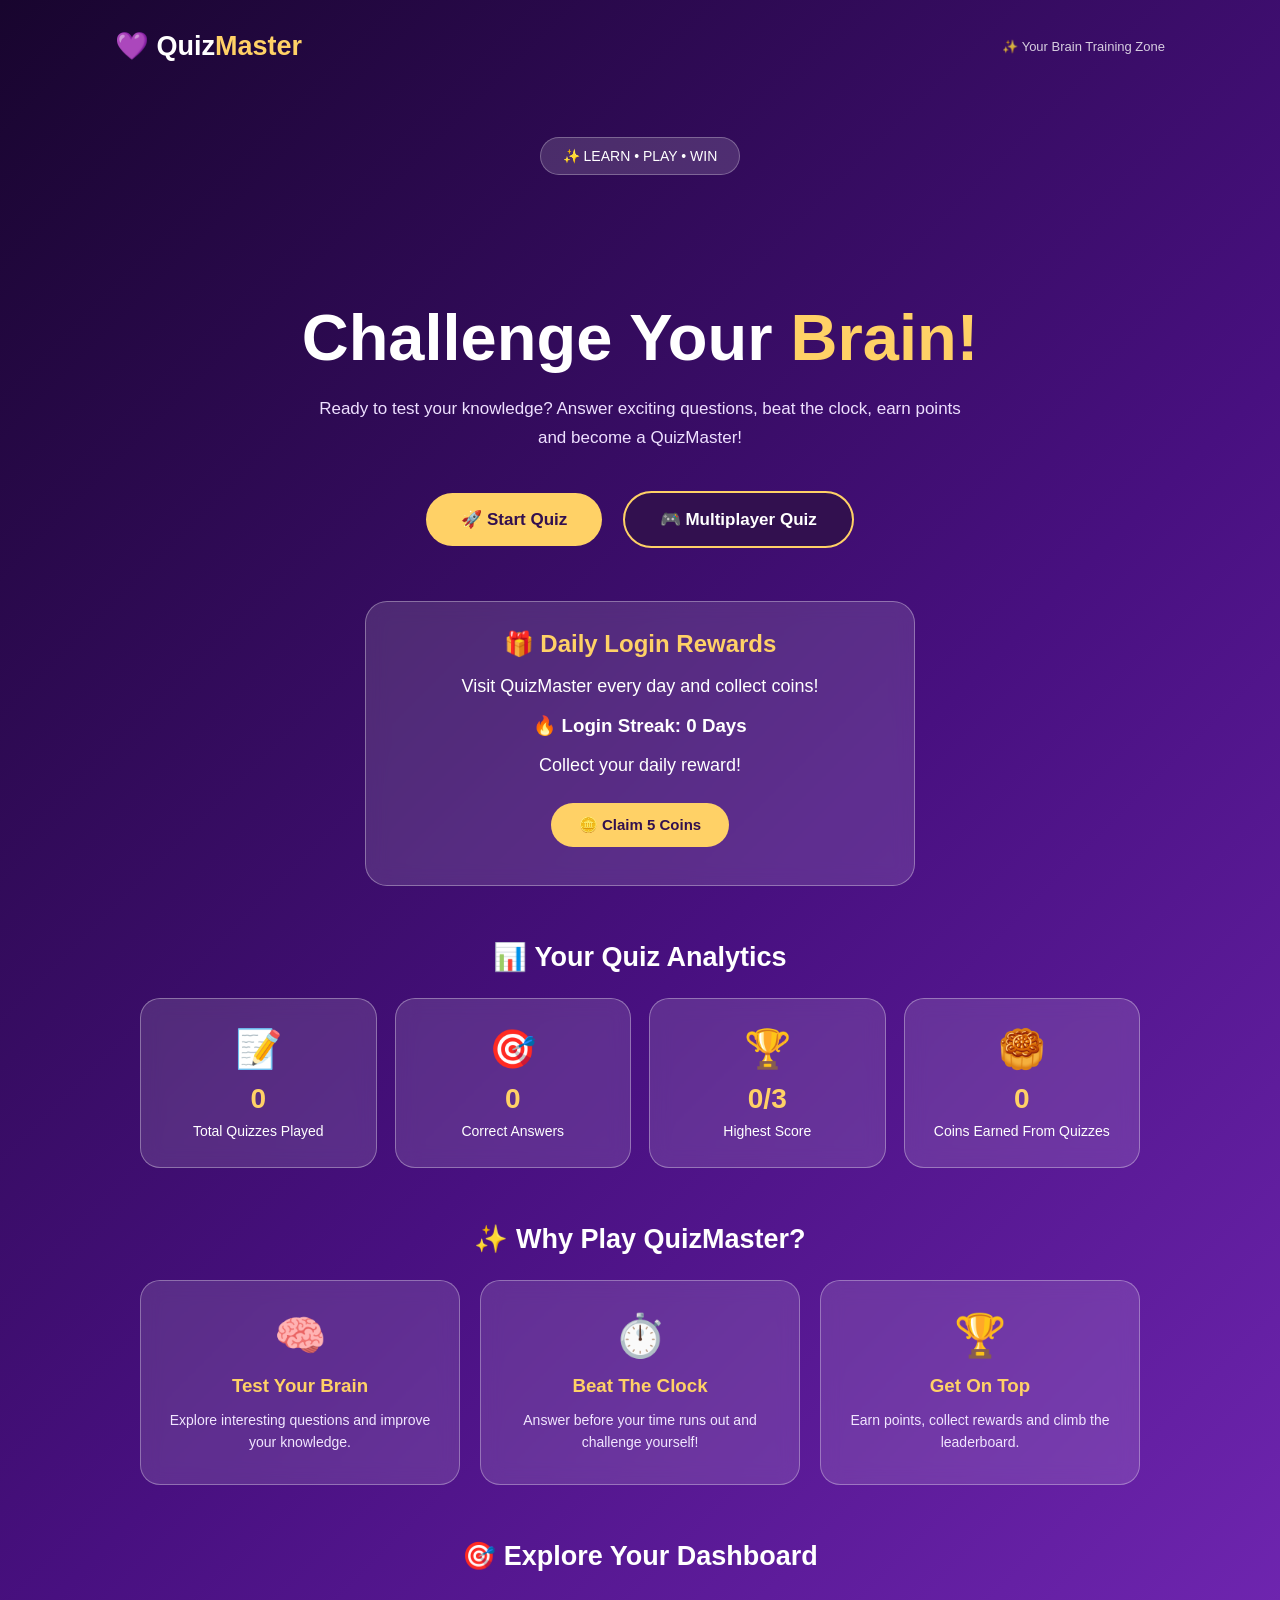
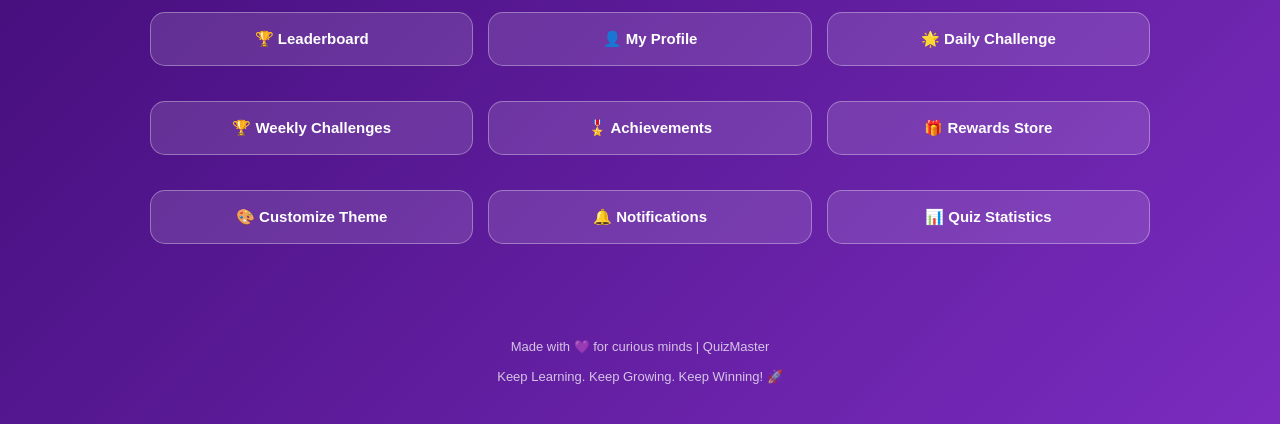
<file: index.html>
<!DOCTYPE html>
<html lang="en">

<head>
<meta charset="UTF-8">
<meta name="viewport" content="width=device-width, initial-scale=1.0">

<title>QuizMaster - Challenge Your Brain</title>

<link rel="stylesheet" href="style.css">

<style>
* {
    margin: 0;
    padding: 0;
    box-sizing: border-box;
}

body {
    font-family: Arial, sans-serif;
    min-height: 100vh;
    padding: 20px;
    text-align: center;
    background: linear-gradient(135deg, #18052e, #481080, #7b2cbf);
    color: white;
}

body[data-theme="blue"] {
    background: linear-gradient(135deg, #003566, #0077b6, #00b4d8);
}

body[data-theme="pink"] {
    background: linear-gradient(135deg, #831843, #db2777, #ff69b4);
}

body[data-theme="dark"] {
    background: linear-gradient(135deg, #000000, #27272a, #52525b);
}

/* HEADER */

.header {
    max-width: 1050px;
    margin: 10px auto;
    display: flex;
    justify-content: space-between;
    align-items: center;
}

.logo {
    font-size: 27px;
    font-weight: bold;
    color: white;
}

.logo span {
    color: #ffd166;
}

.header-tag {
    color: #ffffffcc;
    font-size: 13px;
}

/* HERO */

.hero {
    max-width: 850px;
    margin: 75px auto 45px;
}

.badge {
    display: inline-block;
    background: #ffffff25;
    border: 1px solid #ffffff45;
    padding: 10px 22px;
    border-radius: 30px;
    font-size: 14px;
    margin-bottom: 25px;
    color: white;
}

.hero h1 {
    font-size: clamp(38px, 7vw, 65px);
    color: white;
    margin-bottom: 20px;
}

.hero h1 span {
    color: #ffd166;
}

.subtitle {
    max-width: 650px;
    margin: auto;
    color: #eee0ff;
    font-size: 17px;
    line-height: 1.7;
}

/* MAIN BUTTONS */

.main-buttons {
    margin-top: 30px;
}

.start-btn,
.multiplayer-btn {
    padding: 16px 35px;
    border-radius: 35px;
    border: none;
    font-size: 17px;
    font-weight: bold;
    cursor: pointer;
    margin: 8px;
    transition: 0.3s;
}

.start-btn {
    background: #ffd166;
    color: #32104f;
}

.multiplayer-btn {
    background: #32104f;
    color: white;
    border: 2px solid #ffd166;
}

.start-btn:hover,
.multiplayer-btn:hover {
    transform: translateY(-4px);
}

/* DAILY REWARD */

.login-reward {
    max-width: 550px;
    margin: 45px auto;
    padding: 28px;
    background: #ffffff20;
    border: 1px solid #ffffff55;
    border-radius: 22px;
    backdrop-filter: blur(10px);
    color: white;
}

.login-reward h2 {
    color: #ffd166;
    margin-bottom: 15px;
}

.login-reward p {
    color: white;
    margin: 12px 0;
    line-height: 1.5;
}

.login-reward h3 {
    color: white;
    margin: 15px 0;
}

.reward-button {
    background: #ffd166;
    color: #32104f;
    border: none;
    padding: 13px 28px;
    border-radius: 25px;
    font-weight: bold;
    font-size: 15px;
    margin-top: 12px;
    cursor: pointer;
}

.reward-button:disabled {
    opacity: 0.7;
    cursor: not-allowed;
}

/* SECTION TITLE */

.section-title {
    margin: 55px auto 25px;
    color: white;
    font-size: 27px;
}

/* ANALYTICS DASHBOARD */

.analytics {
    max-width: 1000px;
    margin: 25px auto 40px;
    display: grid;
    grid-template-columns: repeat(4, 1fr);
    gap: 18px;
}

.analytics-card {
    padding: 28px 15px;
    background: #ffffff20;
    border: 1px solid #ffffff55;
    border-radius: 20px;
    backdrop-filter: blur(10px);
    transition: 0.3s;
}

.analytics-card:hover {
    transform: translateY(-6px);
    background: #ffffff35;
}

.analytics-icon {
    font-size: 38px;
    margin-bottom: 12px;
}

.analytics-card h3 {
    color: #ffd166;
    font-size: 28px;
    margin-bottom: 8px;
}

.analytics-card p {
    color: white;
    font-size: 14px;
}

/* FEATURE CARDS */

.features {
    display: grid;
    grid-template-columns: repeat(3, 1fr);
    gap: 20px;
    max-width: 1000px;
    margin: 25px auto;
}

.card {
    padding: 30px 20px;
    background: #ffffff20;
    border: 1px solid #ffffff50;
    border-radius: 20px;
    transition: 0.3s;
    backdrop-filter: blur(10px);
}

.card:hover {
    transform: translateY(-7px);
    background: #ffffff35;
}

.card .icon {
    font-size: 42px;
    margin-bottom: 15px;
}

.card h3 {
    color: #ffd166;
    margin-bottom: 12px;
}

.card p {
    color: #f1e6ff;
    font-size: 14px;
    line-height: 1.6;
}

/* NAVIGATION DASHBOARD */

.navigation {
    max-width: 1000px;
    margin: 30px auto;
    display: grid;
    grid-template-columns: repeat(3, 1fr);
    gap: 15px;
}

.navigation button {
    width: 100%;
    padding: 17px 10px;
    border-radius: 15px;
    border: 1px solid #ffffff55;
    background: #ffffff20;
    color: white !important;
    font-size: 15px;
    font-weight: bold;
    cursor: pointer;
    transition: 0.3s;
}

.navigation button:hover {
    background: #ffd166;
    color: #32104f !important;
    transform: translateY(-4px);
}

/* NOTIFICATION BADGE */

.notification-button {
    position: relative;
}

.notification-badge {
    display: inline-flex;
    justify-content: center;
    align-items: center;
    min-width: 21px;
    height: 21px;
    padding: 0 5px;
    margin-left: 5px;
    border-radius: 50px;
    background: #ff4757;
    color: white !important;
    font-size: 12px;
    font-weight: bold;
}

.notification-badge:empty {
    display: none;
}

/* FOOTER */

footer {
    margin-top: 65px;
    padding: 20px;
    color: #ffffffbb;
    font-size: 13px;
}

/* TABLET */

@media(max-width: 768px) {

    .analytics {
        grid-template-columns: repeat(2, 1fr);
    }

    .features {
        grid-template-columns: repeat(2, 1fr);
    }

    .navigation {
        grid-template-columns: repeat(2, 1fr);
    }

    .hero {
        margin-top: 55px;
    }
}

/* MOBILE */

@media(max-width: 480px) {

    body {
        padding: 12px;
    }

    .header {
        padding: 8px;
    }

    .logo {
        font-size: 23px;
    }

    .header-tag {
        font-size: 11px;
    }

    .hero {
        margin-top: 45px;
    }

    .hero h1 {
        font-size: 36px;
    }

    .subtitle {
        font-size: 15px;
    }

    .main-buttons button {
        width: 95%;
        max-width: 350px;
        margin: 8px auto;
    }

    .login-reward {
        padding: 22px 15px;
    }

    .analytics {
        grid-template-columns: repeat(2, 1fr);
        gap: 10px;
    }

    .analytics-card {
        padding: 22px 8px;
    }

    .analytics-icon {
        font-size: 30px;
    }

    .analytics-card h3 {
        font-size: 23px;
    }

    .analytics-card p {
        font-size: 12px;
    }

    .features {
        grid-template-columns: 1fr;
    }

    .card {
        width: 100%;
    }

    .navigation {
        grid-template-columns: 1fr;
        gap: 10px;
    }

    .navigation button {
        padding: 15px;
    }

    .section-title {
        font-size: 23px;
    }
}

/* SMALL PHONES */

@media(max-width: 350px) {

    .hero h1 {
        font-size: 29px;
    }

    .logo {
        font-size: 20px;
    }
}
</style>

</head>

<body data-theme="purple">

<!-- HEADER -->

<header class="header">

    <div class="logo">
        💜 Quiz<span>Master</span>
    </div>

    <div class="header-tag">
        ✨ Your Brain Training Zone
    </div>

</header>


<!-- HERO SECTION -->

<section class="hero">

    <div class="badge">
        ✨ LEARN • PLAY • WIN
    </div>

    <h1>
        Challenge Your <span>Brain!</span>
    </h1>

    <p class="subtitle">
        Ready to test your knowledge?
        Answer exciting questions, beat the clock,
        earn points and become a QuizMaster!
    </p>

    <div class="main-buttons">

        <button class="start-btn"
            onclick="location.href='Quiz.html'">
            🚀 Start Quiz
        </button>

        <button class="multiplayer-btn"
            onclick="location.href='Multiplayer.html'">
            🎮 Multiplayer Quiz
        </button>

    </div>

</section>


<!-- DAILY REWARDS -->

<section class="login-reward">

    <h2>🎁 Daily Login Rewards</h2>

    <p>Visit QuizMaster every day and collect coins!</p>

    <h3>
        🔥 Login Streak:
        <span id="streak">0</span> Days
    </h3>

    <p id="rewardMessage">
        Collect your daily reward!
    </p>

    <button class="reward-button"
        id="claimButton"
        onclick="claimReward()">

        🪙 Claim 5 Coins

    </button>

</section>


<!-- QUIZ ANALYTICS -->

<h2 class="section-title">
    📊 Your Quiz Analytics
</h2>

<section class="analytics">

    <div class="analytics-card">

        <div class="analytics-icon">📝</div>

        <h3 id="totalQuizzes">0</h3>

        <p>Total Quizzes Played</p>

    </div>

    <div class="analytics-card">

        <div class="analytics-icon">🎯</div>

        <h3 id="correctAnswers">0</h3>

        <p>Correct Answers</p>

    </div>

    <div class="analytics-card">

        <div class="analytics-icon">🏆</div>

        <h3 id="highestScore">0/3</h3>

        <p>Highest Score</p>

    </div>

    <div class="analytics-card">

        <div class="analytics-icon">🥮</div>

        <h3 id="totalCoinsEarned">0</h3>

        <p>Coins Earned From Quizzes</p>

    </div>

</section>


<!-- FEATURES -->

<h2 class="section-title">
    ✨ Why Play QuizMaster?
</h2>

<section class="features">

    <div class="card">

        <div class="icon">🧠</div>

        <h3>Test Your Brain</h3>

        <p>
            Explore interesting questions
            and improve your knowledge.
        </p>

    </div>

    <div class="card">

        <div class="icon">⏱️</div>

        <h3>Beat The Clock</h3>

        <p>
            Answer before your time runs out
            and challenge yourself!
        </p>

    </div>

    <div class="card">

        <div class="icon">🏆</div>

        <h3>Get On Top</h3>

        <p>
            Earn points, collect rewards
            and climb the leaderboard.
        </p>

    </div>

</section>


<!-- DASHBOARD -->

<h2 class="section-title">
    🎯 Explore Your Dashboard
</h2>

<section class="navigation">

    <button onclick="location.href='Leaderboard.html'">
        🏆 Leaderboard
    </button>

    <button onclick="location.href='Profile.html'">
        👤 My Profile
    </button>

    <button onclick="location.href='DailyChallenge.html'">
        🌟 Daily Challenge
    </button>

    <button onclick="location.href='WeeklyChallenge.html'">
        🏆 Weekly Challenges
    </button>

    <button onclick="location.href='Achievements.html'">
        🎖️ Achievements
    </button>

    <button onclick="location.href='Rewards.html'">
        🎁 Rewards Store
    </button>

    <button onclick="location.href='Themes.html'">
        🎨 Customize Theme
    </button>

    <button
        onclick="location.href='Notifications.html'"
        class="notification-button">

        🔔 Notifications

        <span id="notificationCount"
            class="notification-badge">0</span>

    </button>
    <button onclick="location.href='QuizStatistics.html'">
    📊 Quiz Statistics
</button>

</section>


<!-- FOOTER -->

<footer>

    Made with 💜 for curious minds | QuizMaster

    <br><br>

    Keep Learning. Keep Growing. Keep Winning! 🚀

</footer>


<script>

// DAILY LOGIN REWARDS

let today = new Date().toLocaleDateString("en-CA");

let lastLogin = localStorage.getItem("lastLoginDate");

let streak =
    Number(localStorage.getItem("loginStreak")) || 0;

let rewardMessage =
    document.getElementById("rewardMessage");

let claimButton =
    document.getElementById("claimButton");


function claimReward() {

    if (localStorage.getItem("lastLoginDate") === today) {

        rewardMessage.textContent =
            "✅ You have already collected today's reward!";

        return;
    }

    let yesterday = new Date();

    yesterday.setDate(yesterday.getDate() - 1);

    let yesterdayDate =
        yesterday.toLocaleDateString("en-CA");

    if (lastLogin === yesterdayDate) {

        streak++;

    } else {

        streak = 1;

    }

    let earnedCoins = 5;

    let bonusMessage = "";

    if (streak % 7 === 0) {

        earnedCoins += 25;

        bonusMessage =
            " 🏆 7-day streak bonus: +25 coins!";

    }

    let totalCoins =
        Number(localStorage.getItem("dailyBonus")) || 0;

    totalCoins += earnedCoins;

    localStorage.setItem("dailyBonus", totalCoins);

    localStorage.setItem("lastLoginDate", today);

    localStorage.setItem("loginStreak", streak);

    document.getElementById("streak").textContent =
        streak;

    rewardMessage.textContent =
        "🎉 You earned " + earnedCoins +
        " coins!" + bonusMessage;

    claimButton.textContent =
        "✅ Reward Collected";

    claimButton.disabled = true;

}


document.getElementById("streak").textContent =
    streak;


if (lastLogin === today) {

    rewardMessage.textContent =
        "🎉 Today's reward has already been collected!";

    claimButton.textContent =
        "✅ Reward Collected";

    claimButton.disabled = true;

}


// THEME SYSTEM

const savedTheme =
    localStorage.getItem("selectedTheme") || "purple";

document.body.setAttribute("data-theme", savedTheme);


// QUIZ ANALYTICS SYSTEM

function updateAnalytics() {

    const analytics = JSON.parse(
        localStorage.getItem("quizAnalytics") || "{}"
    );

    document.getElementById("totalQuizzes").textContent =
        analytics.totalQuizzes || 0;

    document.getElementById("correctAnswers").textContent =
        analytics.correctAnswers || 0;

    document.getElementById("highestScore").textContent =
        (analytics.highestScore || 0) + "/3";

    document.getElementById("totalCoinsEarned").textContent =
        analytics.totalCoinsEarned || 0;

}

updateAnalytics();

window.addEventListener("storage", updateAnalytics);


// NOTIFICATION COUNTER

function updateNotificationCount() {

    const notifications = JSON.parse(
        localStorage.getItem("quizNotifications") || "[]"
    );

    const unreadCount = notifications.filter(
        notification => !notification.read
    ).length;

    const badge =
        document.getElementById("notificationCount");

    if (badge) {

        badge.textContent =
            unreadCount > 9 ? "9+" : unreadCount;

        badge.style.display =
            unreadCount > 0 ? "inline-flex" : "none";

    }

}

updateNotificationCount();

window.addEventListener(
    "storage",
    updateNotificationCount
);

</script>

</body>
</html>
</file>
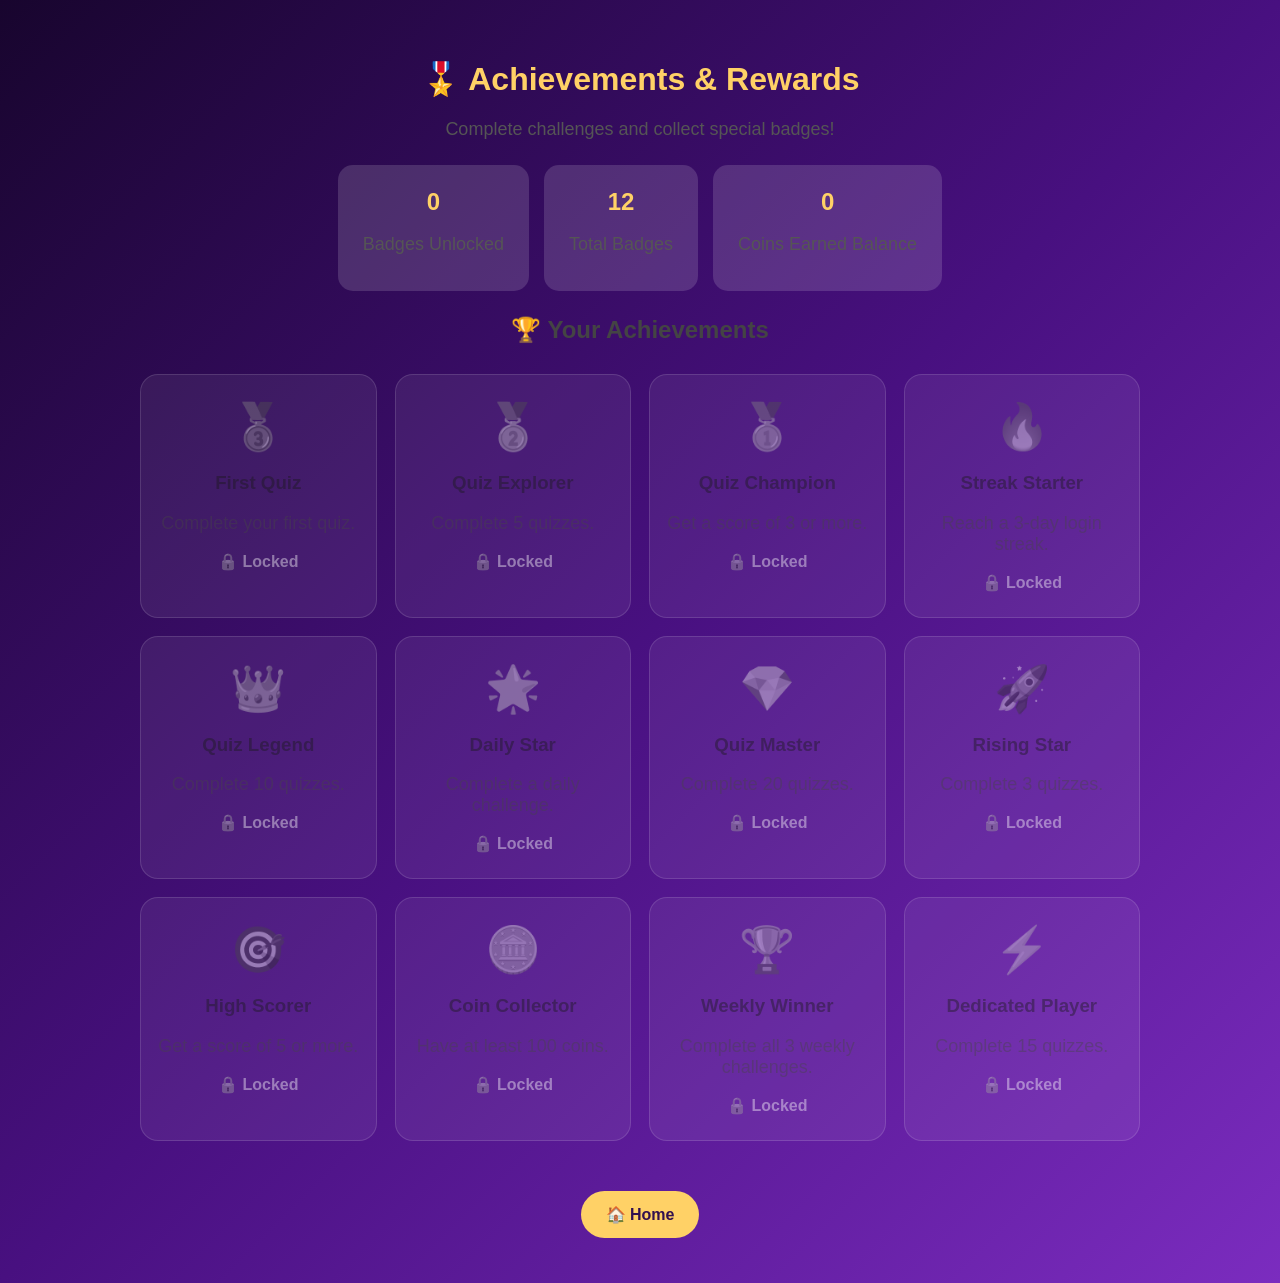
<file: Achievements.html>
<!DOCTYPE html>
<html lang="en">
<head>
<meta charset="UTF-8">
<meta name="viewport" content="width=device-width, initial-scale=1.0">

<title>QuizMaster - Achievements</title>
<link rel="stylesheet" href="style.css">

<style>
body {
    margin: 0;
    padding: 25px 15px;
    font-family: Arial, sans-serif;
    text-align: center;
    color: white;
    background: linear-gradient(135deg, #18052e, #481080, #7b2cbf);
}

h1 {
    color: #ffd166;
    margin-top: 35px;
}

.stats {
    display: flex;
    justify-content: center;
    flex-wrap: wrap;
    gap: 15px;
    margin: 25px auto;
}

.stat-card {
    background: #ffffff25;
    padding: 18px 25px;
    border-radius: 15px;
    min-width: 120px;
}

.stat-card h2 {
    color: #ffd166;
    margin: 5px;
}

.container {
    max-width: 1000px;
    margin: 30px auto;
    display: grid;
    grid-template-columns: repeat(auto-fit, minmax(220px, 1fr));
    gap: 18px;
}

.badge {
    background: #ffffff25;
    border: 1px solid #ffffff50;
    border-radius: 18px;
    padding: 25px 15px;
    transition: 0.3s;
}

.badge:hover {
    transform: translateY(-6px);
}

.icon {
    font-size: 45px;
}

.locked {
    opacity: 0.45;
    filter: grayscale(1);
}

button {
    background: #ffd166;
    color: #32104f;
    border: none;
    padding: 14px 25px;
    border-radius: 25px;
    font-size: 16px;
    cursor: pointer;
    margin: 20px;
    font-weight: bold;
}
</style>
</head>

<body data-theme="purple">

<h1>🎖️ Achievements & Rewards</h1>

<p>Complete challenges and collect special badges!</p>

<div class="stats">

    <div class="stat-card">
        <h2 id="unlockedCount">0</h2>
        <p>Badges Unlocked</p>
    </div>

    <div class="stat-card">
        <h2>12</h2>
        <p>Total Badges</p>
    </div>

    <div class="stat-card">
        <h2 id="coinCount">0</h2>
        <p>Coins Earned Balance</p>
    </div>

</div>

<h2>🏆 Your Achievements</h2>

<div class="container" id="badges"></div>

<button onclick="location.href='index.html'">
    🏠 Home
</button>

<script>

const leaderboard =
    JSON.parse(localStorage.getItem("leaderboard")) || [];

const streak =
    Number(localStorage.getItem("loginStreak")) ||
    Number(localStorage.getItem("dailyStreak")) || 0;

const weeklyChallenges =
    JSON.parse(localStorage.getItem("weeklyChallenges")) || [];

const coins =
    Number(localStorage.getItem("dailyBonus")) || 0;

const totalQuizzes = leaderboard.length;

const highestScore = totalQuizzes > 0
    ? Math.max(...leaderboard.map(p => Number(p.score) || 0))
    : 0;

const totalScore = leaderboard.reduce(
    (sum, p) => sum + (Number(p.score) || 0), 0
);

const achievements = [

    {
        icon: "🥉",
        name: "First Quiz",
        description: "Complete your first quiz.",
        unlocked: totalQuizzes >= 1
    },

    {
        icon: "🥈",
        name: "Quiz Explorer",
        description: "Complete 5 quizzes.",
        unlocked: totalQuizzes >= 5
    },

    {
        icon: "🥇",
        name: "Quiz Champion",
        description: "Get a score of 3 or more.",
        unlocked: highestScore >= 3
    },

    {
        icon: "🔥",
        name: "Streak Starter",
        description: "Reach a 3-day login streak.",
        unlocked: streak >= 3
    },

    {
        icon: "👑",
        name: "Quiz Legend",
        description: "Complete 10 quizzes.",
        unlocked: totalQuizzes >= 10
    },

    {
        icon: "🌟",
        name: "Daily Star",
        description: "Complete a daily challenge.",
        unlocked: streak >= 1
    },

    {
        icon: "💎",
        name: "Quiz Master",
        description: "Complete 20 quizzes.",
        unlocked: totalQuizzes >= 20
    },

    {
        icon: "🚀",
        name: "Rising Star",
        description: "Complete 3 quizzes.",
        unlocked: totalQuizzes >= 3
    },

    {
        icon: "🎯",
        name: "High Scorer",
        description: "Get a score of 5 or more.",
        unlocked: highestScore >= 5
    },

    {
        icon: "🪙",
        name: "Coin Collector",
        description: "Have at least 100 coins.",
        unlocked: coins >= 100
    },

    {
        icon: "🏆",
        name: "Weekly Winner",
        description: "Complete all 3 weekly challenges.",
        unlocked: weeklyChallenges.length >= 3
    },

    {
        icon: "⚡",
        name: "Dedicated Player",
        description: "Complete 15 quizzes.",
        unlocked: totalQuizzes >= 15
    }

];

const display = document.getElementById("badges");

let unlocked = 0;

achievements.forEach(item => {

    if (item.unlocked) {
        unlocked++;
    }

    const card = document.createElement("div");

    card.className = item.unlocked
        ? "badge"
        : "badge locked";

    card.innerHTML = `
        <div class="icon">${item.icon}</div>
        <h3>${item.name}</h3>
        <p>${item.description}</p>
        <strong>
            ${item.unlocked ? "✅ Unlocked" : "🔒 Locked"}
        </strong>
    `;

    display.appendChild(card);

});

document.getElementById("unlockedCount").textContent = unlocked;

document.getElementById("coinCount").textContent = coins;

</script>

<script>
const savedTheme =
    localStorage.getItem("selectedTheme") || "purple";

document.body.setAttribute("data-theme", savedTheme);
</script>

</body>
</html>
</file>
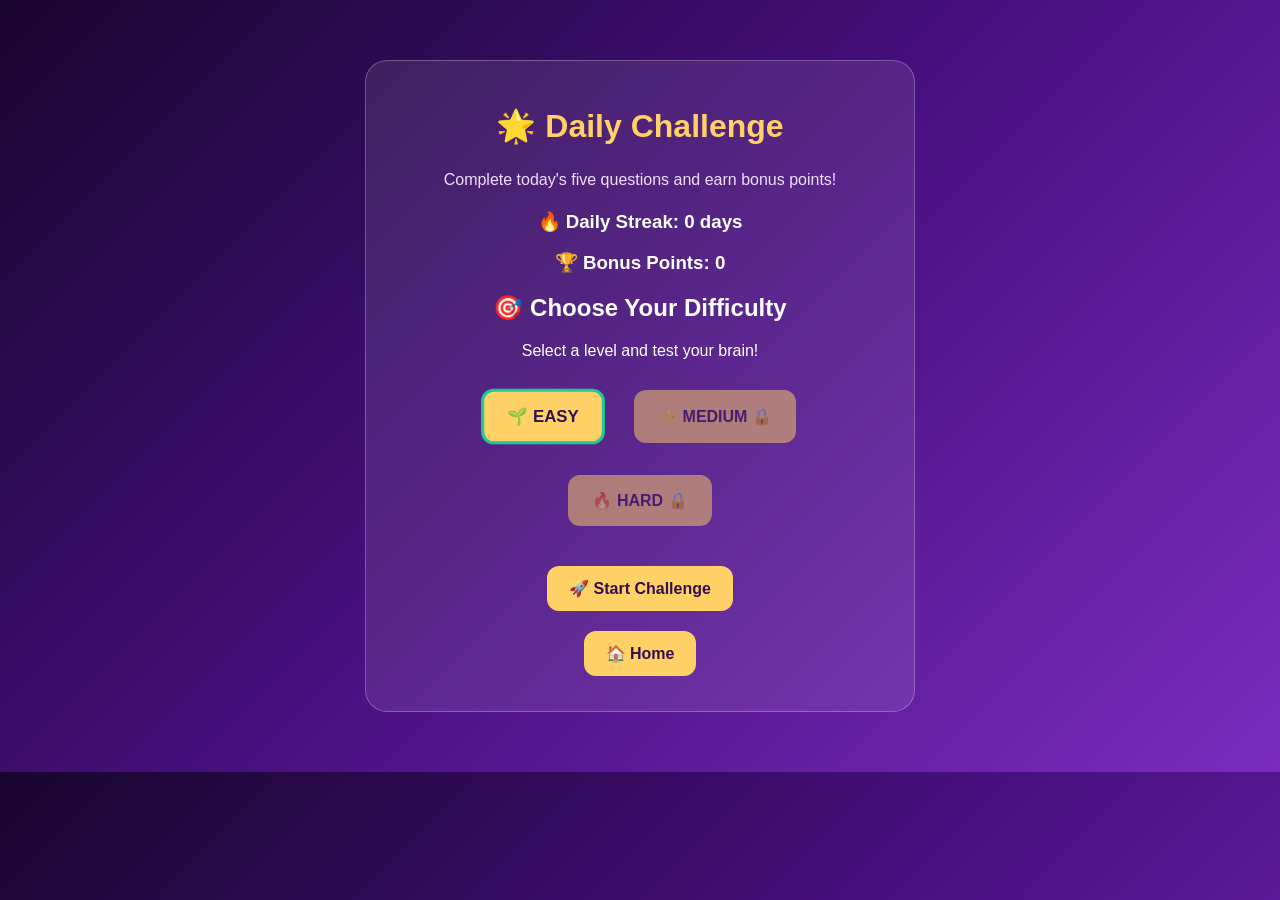
<file: DailyChallenge.html>
<!DOCTYPE html>
<html lang="en">

<head>
<meta charset="UTF-8">
<meta name="viewport" content="width=device-width, initial-scale=1.0">
<title>QuizMaster - Daily Challenge</title>

<style>

* {
    box-sizing: border-box;
}

body {
    margin: 0;
    padding: 25px 15px;
    font-family: Arial, sans-serif;
    text-align: center;
    color: white;
    background: linear-gradient(135deg, #18052e, #481080, #7b2cbf);
}

.container {
    max-width: 550px;
    margin: 35px auto;
    padding: 25px;
    background: #ffffff18;
    border: 1px solid #ffffff40;
    border-radius: 22px;
}

h1 {
    color: #ffd166;
}

.info {
    color: #eee0ff;
    line-height: 1.6;
}

button {
    padding: 13px 22px;
    margin: 10px;
    border: none;
    border-radius: 12px;
    background: #ffd166;
    color: #32104f;
    font-size: 16px;
    font-weight: bold;
    cursor: pointer;
}

button:hover:not(:disabled) {
    transform: translateY(-2px);
}

.answer {
    display: block;
    width: 100%;
    margin: 12px 0;
    background: white;
    color: #481080;
}

.answer:disabled {
    opacity: 1;
    cursor: default;
}

#questionArea,
#result {
    display: none;
}

/* FEEDBACK */

#feedback {
    min-height: 60px;
    max-width: 600px;
    margin: 20px auto;
    padding: 12px;
    font-size: 16px;
    line-height: 1.6;
    font-weight: bold;
    border-radius: 12px;
    overflow-wrap: break-word;
}

/* PROGRESS BAR */

.progress-container {
    width: 100%;
    height: 12px;
    background: #ddd;
    border-radius: 20px;
    margin: 15px 0 25px;
    overflow: hidden;
}

#dailyProgress {
    width: 0%;
    height: 100%;
    background: linear-gradient(90deg, #20c997, #00b894);
    border-radius: 20px;
    transition: width 0.4s ease;
}

/* DIFFICULTY BUTTONS */

.difficulty-options {
    display: flex;
    justify-content: center;
    gap: 12px;
    flex-wrap: wrap;
    margin: 20px 0;
}

.difficulty-btn {
    padding: 14px 22px;
    border: 2px solid transparent;
    border-radius: 12px;
    cursor: pointer;
    font-weight: bold;
    transition: 0.3s;
}

.difficulty-btn.selected {
    border: 3px solid #20c997;
    transform: scale(1.05);
}

.difficulty-btn:disabled {
    opacity: 0.5;
    cursor: not-allowed;
    transform: none;
}

/* MOBILE RESPONSIVE */

@media (max-width: 480px) {

    .container {
        padding: 18px;
        margin: 15px auto;
    }

    .difficulty-btn {
        padding: 12px 15px;
        font-size: 14px;
    }

    button {
        font-size: 14px;
    }

}

</style>
</head>

<body data-theme="purple">

<div class="container">

    <h1>🌟 Daily Challenge</h1>

    <p class="info">
        Complete today's five questions and earn bonus points!
    </p>

    <h3>
        🔥 Daily Streak:
        <span id="streak">0</span> days
    </h3>

    <h3>
        🏆 Bonus Points:
        <span id="bonus">0</span>
    </h3>


    <!-- START AREA -->

    <div id="startArea">

        <h2>🎯 Choose Your Difficulty</h2>

        <p>Select a level and test your brain!</p>

        <div class="difficulty-options">

            <button
                type="button"
                class="difficulty-btn selected"
                onclick="selectDifficulty('easy', this)">

                🌱 EASY

            </button>

            <button
                type="button"
                class="difficulty-btn"
                id="mediumLevel"
                onclick="selectDifficulty('medium', this)">

                ⭐ MEDIUM 🔒

            </button>

            <button
                type="button"
                class="difficulty-btn"
                id="hardLevel"
                onclick="selectDifficulty('hard', this)">

                🔥 HARD 🔒

            </button>

        </div>

        <button onclick="startChallenge()">
            🚀 Start Challenge
        </button>

    </div>


    <!-- QUESTION AREA -->

    <div id="questionArea">

        <h3 id="questionNumber"></h3>

        <div class="progress-container">

            <div id="dailyProgress"></div>

        </div>

        <h2 id="question"></h2>

        <div id="answers"></div>

        <p id="feedback"></p>

    </div>


    <!-- RESULT AREA -->

    <div id="result">

        <h2>🎉 Challenge Completed!</h2>

        <h2 id="finalScore"></h2>

        <h3 id="badge"></h3>

    </div>


    <button onclick="location.href='index.html'">
        🏠 Home
    </button>

</div>


<script>

// ======================================
// DAILY CHALLENGE QUESTION BANK
// ======================================

const questionBank = [

    {
        q: "Which animal has THREE hearts?",
        a: ["Shark", "Octopus", "Penguin", "Dolphin"],
        c: "Octopus"
    },

    {
        q: "Which planet has a day longer than its year?",
        a: ["Mars", "Jupiter", "Venus", "Mercury"],
        c: "Venus"
    },

    {
        q: "Which animal tastes using its feet?",
        a: ["Butterfly", "Elephant", "Rabbit", "Tiger"],
        c: "Butterfly"
    },

    {
        q: "What is the collective name for a group of flamingos?",
        a: ["A parade", "A flamboyance", "A galaxy", "A crowd"],
        c: "A flamboyance"
    },

    {
        q: "What do camels actually store in their humps?",
        a: ["Water", "Air", "Fat", "Food"],
        c: "Fat"
    },

    {
        q: "Which part of an owl cannot move like human eyes?",
        a: ["Eyelids", "Eyeballs", "Pupils", "Ears"],
        c: "Eyeballs"
    },

    {
        q: "Which fruit is botanically classified as a berry?",
        a: ["Strawberry", "Banana", "Apple", "Pear"],
        c: "Banana"
    },

    {
        q: "Which is hotter: a lightning bolt or the surface of the Sun?",
        a: ["Sun's surface", "Lightning bolt", "Both are equal", "Neither"],
        c: "Lightning bolt"
    },

    {
        q: "What makes popcorn pop?",
        a: ["Sugar inside it", "Water turning into steam", "Sunlight", "Air bubbles"],
        c: "Water turning into steam"
    },

    {
        q: "What gives flamingos their pink colour?",
        a: ["Their genes alone", "Sunlight", "Pigments in their food", "Pink feathers at birth"],
        c: "Pigments in their food"
    },

    {
        q: "What happens to water when it freezes?",
        a: ["It expands", "It disappears", "It becomes lighter in colour", "It shrinks"],
        c: "It expands"
    },

    {
        q: "Which animal has fingerprints surprisingly similar to humans?",
        a: ["Koala", "Giraffe", "Panda", "Kangaroo"],
        c: "Koala"
    },

    {
        q: "What is the smallest prime number?",
        a: ["1", "2", "3", "0"],
        c: "2"
    },

    {
        q: "You overtake the person in second place in a race. What position are you now?",
        a: ["First", "Second", "Third", "Last"],
        c: "Second"
    },

    {
        q: "Find the missing number: 2, 6, 12, 20, 30, __",
        a: ["36", "40", "42", "44"],
        c: "42"
    },

    {
        q: "Which ocean is the largest on Earth?",
        a: ["Atlantic", "Indian", "Arctic", "Pacific"],
        c: "Pacific"
    },

    {
        q: "Which gas do plants absorb during photosynthesis?",
        a: ["Oxygen", "Carbon dioxide", "Nitrogen", "Hydrogen"],
        c: "Carbon dioxide"
    },

    {
        q: "What is the name of the fear of spiders?",
        a: ["Acrophobia", "Arachnophobia", "Claustrophobia", "Hydrophobia"],
        c: "Arachnophobia"
    },

    {
        q: "Which instrument has keys but cannot open a door?",
        a: ["Piano", "Compass", "Telescope", "Thermometer"],
        c: "Piano"
    },

    {
        q: "How many months have at least 28 days?",
        a: ["1", "2", "11", "12"],
        c: "12"
    }

];


// ======================================
// MEDIUM DIFFICULTY QUESTIONS
// ======================================

const mediumQuestionBank = [

    {
        q: "If 5 machines make 5 toys in 5 minutes, how long do 100 machines take to make 100 toys?",
        a: ["5 minutes", "20 minutes", "100 minutes", "1 minute"],
        c: "5 minutes"
    },

    {
        q: "Which number comes next: 1, 4, 9, 16, 25, __?",
        a: ["30", "36", "40", "49"],
        c: "36"
    },

    {
        q: "What has cities but no houses, forests but no trees, and rivers but no water?",
        a: ["A painting", "A map", "A book", "A dream"],
        c: "A map"
    },

    {
        q: "Which planet has the most moons currently confirmed?",
        a: ["Earth", "Mars", "Saturn", "Venus"],
        c: "Saturn"
    },

    {
        q: "What is the only mammal capable of true flight?",
        a: ["Flying squirrel", "Bat", "Sugar glider", "Penguin"],
        c: "Bat"
    },

    {
        q: "How many sides does a dodecagon have?",
        a: ["10", "11", "12", "14"],
        c: "12"
    },

    {
        q: "Which element has the chemical symbol Au?",
        a: ["Silver", "Gold", "Aluminium", "Argon"],
        c: "Gold"
    },

    {
        q: "What is the largest internal organ in the human body?",
        a: ["Heart", "Liver", "Lungs", "Kidney"],
        c: "Liver"
    }

];


// ======================================
// HARD DIFFICULTY QUESTIONS
// ======================================

const hardQuestionBank = [

    {
        q: "A clock shows 3:15. What is the angle between its hands?",
        a: ["0 degrees", "7.5 degrees", "15 degrees", "30 degrees"],
        c: "7.5 degrees"
    },

    {
        q: "Which number is both a square and a cube?",
        a: ["16", "36", "64", "81"],
        c: "64"
    },

    {
        q: "What is the smallest number divisible by every number from 1 to 5?",
        a: ["30", "40", "60", "120"],
        c: "60"
    },

    {
        q: "Which part of the atom determines its chemical identity?",
        a: ["Neutrons", "Electrons", "Protons", "Nucleus size"],
        c: "Protons"
    },

    {
        q: "What is the next prime number after 29?",
        a: ["30", "31", "33", "35"],
        c: "31"
    },

    {
        q: "Which phenomenon makes a straw look bent in water?",
        a: ["Reflection", "Refraction", "Diffraction", "Dispersion"],
        c: "Refraction"
    },

    {
        q: "How many degrees are there in the interior angles of a hexagon combined?",
        a: ["540", "600", "720", "900"],
        c: "720"
    },

    {
        q: "Which layer of Earth is liquid?",
        a: ["Inner core", "Outer core", "Crust", "Upper mantle"],
        c: "Outer core"
    }

];


// ======================================
// CURRENT DAILY QUESTIONS
// ======================================

let questions = [];


// ======================================
// DIFFICULTY SYSTEM
// ======================================

let selectedDifficulty = "easy";

let completedChallenges =
    Number(localStorage.getItem("completedDailyChallenges")) || 0;


function updateDifficultyLocks() {

    const mediumButton =
        document.getElementById("mediumLevel");

    const hardButton =
        document.getElementById("hardLevel");

    mediumButton.disabled = completedChallenges < 3;

    hardButton.disabled = completedChallenges < 7;

    mediumButton.textContent =
        completedChallenges >= 3
        ? "⭐ MEDIUM"
        : "⭐ MEDIUM 🔒";

    hardButton.textContent =
        completedChallenges >= 7
        ? "🔥 HARD"
        : "🔥 HARD 🔒";

}


function selectDifficulty(level, button) {

    if (button.disabled) {
        return;
    }

    selectedDifficulty = level;

    document.querySelectorAll(".difficulty-btn").forEach(btn => {

        btn.classList.remove("selected");

    });

    button.classList.add("selected");

    console.log("Selected difficulty:", selectedDifficulty);

}


// ======================================
// SELECT DAILY QUESTIONS
// ======================================

function getDailyQuestions() {

    const dateKey = new Date().toLocaleDateString("en-CA");

    let seed = [...dateKey].reduce(
        (total, character) => total + character.charCodeAt(0),
        0
    );

    function random() {

        seed = (seed * 1664525 + 1013904223) % 4294967296;

        return seed / 4294967296;

    }

    let selectedBank = questionBank;

    if (selectedDifficulty === "medium") {

        selectedBank = mediumQuestionBank;

    }

    if (selectedDifficulty === "hard") {

        selectedBank = hardQuestionBank;

    }

    const shuffled = [...selectedBank];

    for (let i = shuffled.length - 1; i > 0; i--) {

        const j = Math.floor(random() * (i + 1));

        [shuffled[i], shuffled[j]] =
            [shuffled[j], shuffled[i]];

    }

    return shuffled.slice(0, 5);

}


// ======================================
// FUN FACT EXPLANATIONS
// ======================================

const funFacts = {

    // EASY EXPLANATIONS

    "Which animal has THREE hearts?":
        "An octopus has three hearts! Two pump blood to the gills, and one pumps it to the rest of the body.",

    "Which planet has a day longer than its year?":
        "Venus rotates so slowly that one rotation takes longer than its trip around the Sun!",

    "Which animal tastes using its feet?":
        "Butterflies have taste sensors on their feet. They can taste a plant simply by landing on it!",

    "What is the collective name for a group of flamingos?":
        "A group of flamingos is called a flamboyance. What a fabulous name!",

    "What do camels actually store in their humps?":
        "Camel humps store fat, not water. The fat provides energy when food is scarce!",

    "Which part of an owl cannot move like human eyes?":
        "Owl eyeballs are tube-shaped and fixed in place. That's why owls turn their heads to look around!",

    "Which fruit is botanically classified as a berry?":
        "Surprise! Bananas are botanical berries, but strawberries are not true berries!",

    "Which is hotter: a lightning bolt or the surface of the Sun?":
        "A lightning bolt can reach around 30,000 Kelvin, much hotter than the Sun's visible surface!",

    "What makes popcorn pop?":
        "Water inside the popcorn kernel turns into steam. Pressure builds until the kernel bursts!",

    "What gives flamingos their pink colour?":
        "Flamingos get their pink colour from natural pigments called carotenoids in their food!",

    "What happens to water when it freezes?":
        "Water expands when it freezes. That's why ice floats on liquid water!",

    "Which animal has fingerprints surprisingly similar to humans?":
        "Koalas have fingerprints that look remarkably similar to human fingerprints!",

    "What is the smallest prime number?":
        "Two is the only even prime number. Every other even number can be divided by two!",

    "You overtake the person in second place in a race. What position are you now?":
        "You take their position! Tricky questions make you think twice!",

    "Find the missing number: 2, 6, 12, 20, 30, __":
        "The differences are 4, 6, 8, 10 and then 12. So the next number is 42!",

    "Which ocean is the largest on Earth?":
        "The Pacific Ocean is the largest ocean on Earth!",

    "Which gas do plants absorb during photosynthesis?":
        "Plants absorb carbon dioxide and use light energy to help make their food!",

    "What is the name of the fear of spiders?":
        "Arachnophobia is the term for an intense fear of spiders!",

    "Which instrument has keys but cannot open a door?":
        "A piano can have 88 keys, but not a single one opens a door!",

    "How many months have at least 28 days?":
        "All 12 months have at least 28 days. A classic trick question!",


    // MEDIUM EXPLANATIONS

    "If 5 machines make 5 toys in 5 minutes, how long do 100 machines take to make 100 toys?":
        "Each machine makes one toy in 5 minutes. So 100 machines can make 100 toys in 5 minutes!",

    "Which number comes next: 1, 4, 9, 16, 25, __?":
        "These are square numbers: 1², 2², 3², 4², 5². The next is 6² = 36!",

    "What has cities but no houses, forests but no trees, and rivers but no water?":
        "A map! It shows places and natural features without containing the actual things.",

    "Which planet has the most moons currently confirmed?":
        "Saturn currently holds the record for the most confirmed moons!",

    "What is the only mammal capable of true flight?":
        "Bats are the only mammals capable of powered flight. Flying squirrels only glide!",

    "How many sides does a dodecagon have?":
        "A dodecagon is a polygon with 12 sides!",

    "Which element has the chemical symbol Au?":
        "Au comes from the Latin word 'Aurum', meaning gold!",

    "What is the largest internal organ in the human body?":
        "The liver is the largest internal organ in the human body!",


    // HARD EXPLANATIONS

    "A clock shows 3:15. What is the angle between its hands?":
        "At 3:15, the minute hand is at 90 degrees and the hour hand is at 97.5 degrees. The difference is 7.5 degrees!",

    "Which number is both a square and a cube?":
        "64 is both 8² and 4³. That's what makes it special!",

    "What is the smallest number divisible by every number from 1 to 5?":
        "60 is the smallest number divisible by 1, 2, 3, 4 and 5!",

    "Which part of the atom determines its chemical identity?":
        "The number of protons determines which chemical element an atom is!",

    "What is the next prime number after 29?":
        "31 is prime because its only positive factors are 1 and 31!",

    "Which phenomenon makes a straw look bent in water?":
        "Refraction! Light changes direction when it moves between water and air.",

    "How many degrees are there in the interior angles of a hexagon combined?":
        "The interior angles of a hexagon add up to (6 - 2) × 180 = 720 degrees!",

    "Which layer of Earth is liquid?":
        "Earth's outer core is mainly liquid iron and nickel!"

};


// ======================================
// QUIZ VARIABLES
// ======================================

let current = 0;

let score = 0;

let answered = false;


// ======================================
// DAILY DATE AND STREAK
// ======================================

const today = new Date().toLocaleDateString("en-CA");

let streak =
    Number(localStorage.getItem("dailyStreak")) || 0;

let lastDate =
    localStorage.getItem("lastChallengeDate");


// DISPLAY SAVED STREAK AND BONUS

document.getElementById("streak").textContent = streak;

document.getElementById("bonus").textContent =
    Number(localStorage.getItem("dailyBonus")) || 0;


// ======================================
// START PAGE INITIALIZATION
// ======================================

updateDifficultyLocks();

if (lastDate === today) {

    document.getElementById("startArea").innerHTML =
        "<h3>✅ Today's challenge is already completed!</h3>";

}


// ======================================
// START CHALLENGE
// ======================================

function startChallenge() {

    if (lastDate === today) {

        return;

    }

    current = 0;

    score = 0;

    answered = false;

    document.getElementById("startArea").style.display = "none";

    document.getElementById("questionArea").style.display = "block";

    questions = getDailyQuestions();

    showQuestion();

}


// ======================================
// SHOW QUESTION
// ======================================

function showQuestion() {

    answered = false;

    document.getElementById("questionNumber").textContent =
        "Question " + (current + 1) + " of " + questions.length;


    // UPDATE PROGRESS BAR

    const progress =
        (current / questions.length) * 100;

    document.getElementById("dailyProgress").style.width =
        progress + "%";


    // DISPLAY QUESTION

    document.getElementById("question").textContent =
        questions[current].q;

    document.getElementById("feedback").textContent = "";


    // DISPLAY ANSWERS

    const answers = document.getElementById("answers");

    answers.innerHTML = "";

    questions[current].a.forEach(option => {

        const button = document.createElement("button");

        button.textContent = option;

        button.className = "answer";

        button.onclick = () => checkAnswer(button, option);

        answers.appendChild(button);

    });

}


// ======================================
// CHECK ANSWER
// ======================================

function checkAnswer(button, selected) {

    if (answered) {

        return;

    }

    answered = true;

    const correct = questions[current].c;

    const explanation =
        funFacts[questions[current].q] || "";


    if (selected === correct) {

        score++;

        button.style.background = "#20c997";

        document.getElementById("feedback").textContent =
            "✅ Correct! " + explanation;

    } else {

        button.style.background = "#ff6b6b";

        document.getElementById("feedback").textContent =
            "❌ Correct answer: " + correct + ". " + explanation;

    }


    // DISABLE ANSWER BUTTONS

    document.querySelectorAll(".answer").forEach(btn => {

        btn.disabled = true;

        if (btn.textContent === correct) {

            btn.style.background = "#20c997";

        }

    });


    // NEXT QUESTION BUTTON

    const next = document.createElement("button");

    next.textContent =
        current === questions.length - 1
        ? "Finish Challenge"
        : "Next Question";

    next.onclick = nextQuestion;

    document.getElementById("answers").appendChild(next);

}


// ======================================
// NEXT QUESTION
// ======================================

function nextQuestion() {

    current++;

    if (current < questions.length) {

        showQuestion();

    } else {

        finishChallenge();

    }

}


// ======================================
// FINISH CHALLENGE
// ======================================

function finishChallenge() {

    // COMPLETE PROGRESS BAR

    document.getElementById("dailyProgress").style.width = "100%";


    // SHOW RESULT

    document.getElementById("questionArea").style.display = "none";

    document.getElementById("result").style.display = "block";


    // CALCULATE STREAK

    let yesterday = new Date();

    yesterday.setDate(yesterday.getDate() - 1);

    const yesterdayString =
        yesterday.toLocaleDateString("en-CA");


    if (lastDate === yesterdayString) {

        streak++;

    } else {

        streak = 1;

    }


    // CALCULATE BONUS

    let bonus = score * 10;


    // SAVE DATA

    localStorage.setItem("dailyStreak", streak);

    localStorage.setItem(
        "dailyBonus",
        (Number(localStorage.getItem("dailyBonus")) || 0) + bonus
    );

    localStorage.setItem("lastChallengeDate", today);


    // UPDATE COMPLETED CHALLENGES

    completedChallenges++;

    localStorage.setItem(
        "completedDailyChallenges",
        completedChallenges
    );


    // UPDATE DIFFICULTY LOCKS

    updateDifficultyLocks();


    // DISPLAY SCORE

    document.getElementById("finalScore").textContent =
        "Your Score: " + score + "/" + questions.length;


    document.getElementById("streak").textContent = streak;

    document.getElementById("bonus").textContent =
        Number(localStorage.getItem("dailyBonus"));


    // AWARD BADGE

    let badge = "🌱 Beginner";

    if (score === questions.length) {

        badge = "🏆 Perfect Score Champion!";

    } else if (score >= 3) {

        badge = "⭐ Smart Player!";

    }

    document.getElementById("badge").textContent = badge;

}


// ======================================
// APPLY SAVED THEME
// ======================================

const savedTheme =
    localStorage.getItem("selectedTheme") || "purple";

document.body.setAttribute("data-theme", savedTheme);


</script>

</body>
</html>
</file>
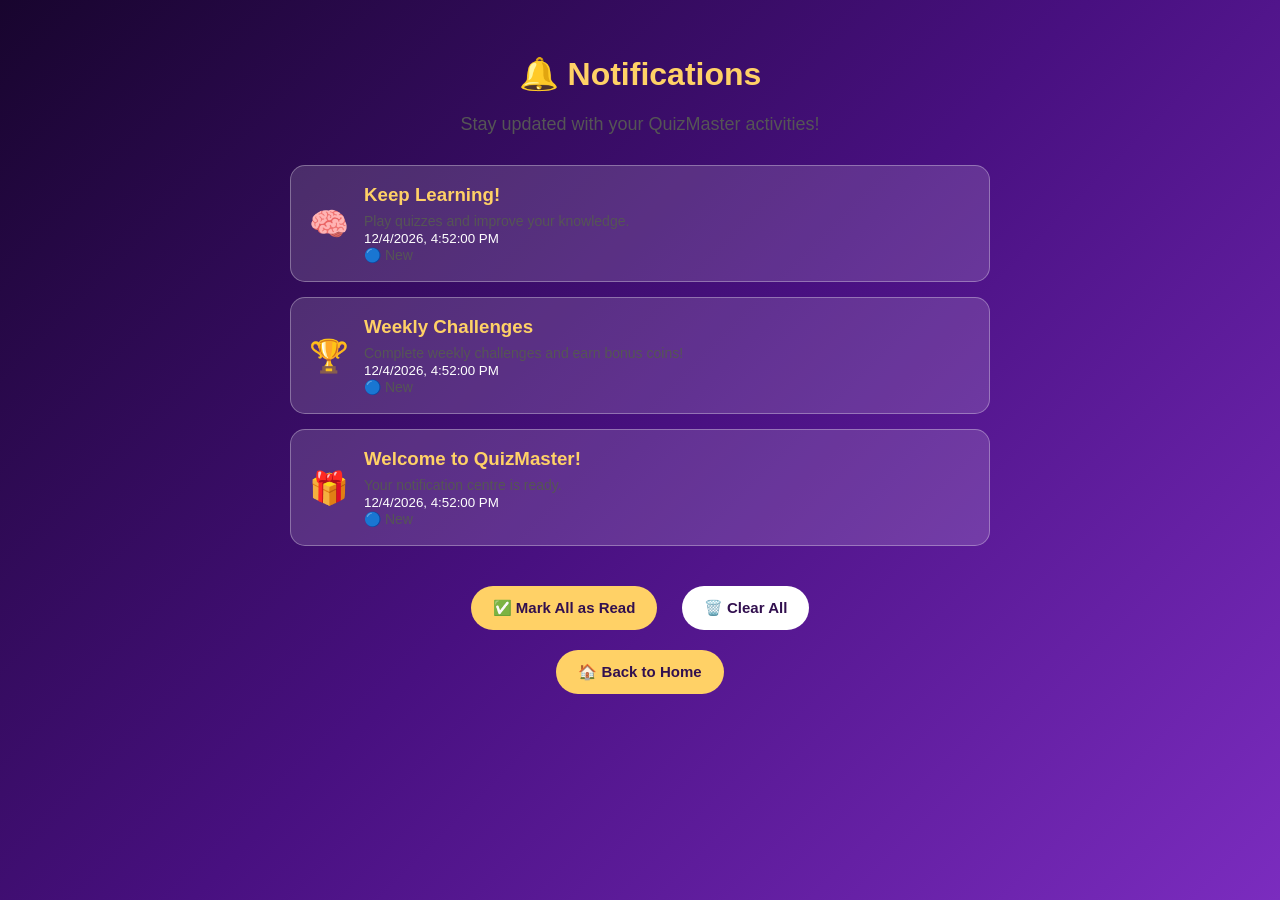
<file: Notifications.html>
<!DOCTYPE html>
<html lang="en">
<head>
<meta charset="UTF-8">
<meta name="viewport" content="width=device-width, initial-scale=1.0">

<title>QuizMaster - Notifications</title>
<link rel="stylesheet" href="style.css">

<style>
* {
    box-sizing: border-box;
}

body {
    margin: 0;
    padding: 25px 15px;
    font-family: Arial, sans-serif;
    text-align: center;
    background: linear-gradient(135deg, #18052e, #481080, #7b2cbf);
    color: white;
}

h1 {
    color: #ffd166;
    margin-top: 30px;
}

.notification-container {
    max-width: 700px;
    margin: 30px auto;
}

.notification {
    display: flex;
    align-items: center;
    text-align: left;
    gap: 15px;
    background: #ffffff25;
    border: 1px solid #ffffff50;
    border-radius: 15px;
    padding: 18px;
    margin: 15px 0;
}

.notification-icon {
    font-size: 32px;
}

.notification-content {
    flex: 1;
}

.notification-content h3 {
    margin: 0 0 7px;
    color: #ffd166;
}

.notification-content p {
    margin: 0;
    font-size: 14px;
}

.empty-message {
    margin: 40px 0;
    color: #ffd166;
}

button {
    background: #ffd166;
    color: #32104f;
    border: none;
    padding: 13px 22px;
    border-radius: 25px;
    font-size: 15px;
    cursor: pointer;
    font-weight: bold;
    margin: 10px;
}

.clear-btn {
    background: #ffffff;
}

@media(max-width: 480px) {
    .notification {
        padding: 14px;
    }
}
</style>
</head>

<body data-theme="purple">

<h1>🔔 Notifications</h1>

<p>Stay updated with your QuizMaster activities!</p>

<div class="notification-container" id="notificationList"></div>

<p class="empty-message" id="emptyMessage" style="display:none;">
    🎉 You're all caught up!
</p>

<button onclick="markAllRead()">
    ✅ Mark All as Read
</button>

<button class="clear-btn" onclick="clearNotifications()">
    🗑️ Clear All
</button>

<br>

<button onclick="location.href='index.html'">
    🏠 Back to Home
</button>

<script>

const notificationList =
    document.getElementById("notificationList");

let notifications = JSON.parse(
    localStorage.getItem("quizNotifications")
) || [];

// ADD A NOTIFICATION

function addNotification(icon, title, message) {

    notifications.unshift({
        icon: icon,
        title: title,
        message: message,
        time: new Date().toLocaleString(),
        read: false
    });

    localStorage.setItem(
        "quizNotifications",
        JSON.stringify(notifications)
    );

}

// DISPLAY NOTIFICATIONS

function displayNotifications() {

    notificationList.innerHTML = "";

    document.getElementById("emptyMessage").style.display =
        notifications.length === 0 ? "block" : "none";

    notifications.forEach(item => {

        const card = document.createElement("div");

        card.className = "notification";

        const icon = document.createElement("div");
        icon.className = "notification-icon";
        icon.textContent = item.icon;

        const content = document.createElement("div");
        content.className = "notification-content";

        const heading = document.createElement("h3");
        heading.textContent = item.title;

        const message = document.createElement("p");
        message.textContent = item.message;

        const time = document.createElement("small");
        time.textContent = item.time;

        const status = document.createElement("p");
        status.textContent = item.read ? "✓ Read" : "🔵 New";

        content.append(heading, message, time, status);

        card.append(icon, content);

        notificationList.appendChild(card);

    });

}

// MARK ALL READ

function markAllRead() {

    notifications = notifications.map(item => ({
        ...item,
        read: true
    }));

    localStorage.setItem(
        "quizNotifications",
        JSON.stringify(notifications)
    );

    displayNotifications();

}

// CLEAR ALL

function clearNotifications() {

    if (!confirm("Are you sure you want to clear all notifications?")) {
        return;
    }

    notifications = [];

    localStorage.setItem(
        "quizNotifications",
        JSON.stringify(notifications)
    );

    displayNotifications();

}

// DEMO NOTIFICATIONS (ONLY WHEN EMPTY)

if (notifications.length === 0) {

    addNotification(
        "🎁",
        "Welcome to QuizMaster!",
        "Your notification centre is ready."
    );

    addNotification(
        "🏆",
        "Weekly Challenges",
        "Complete weekly challenges and earn bonus coins!"
    );

    addNotification(
        "🧠",
        "Keep Learning!",
        "Play quizzes and improve your knowledge."
    );

}

displayNotifications();

// THEME

const savedTheme =
    localStorage.getItem("selectedTheme") || "purple";

document.body.setAttribute("data-theme", savedTheme);

</script>

</body>
</html>
</file>
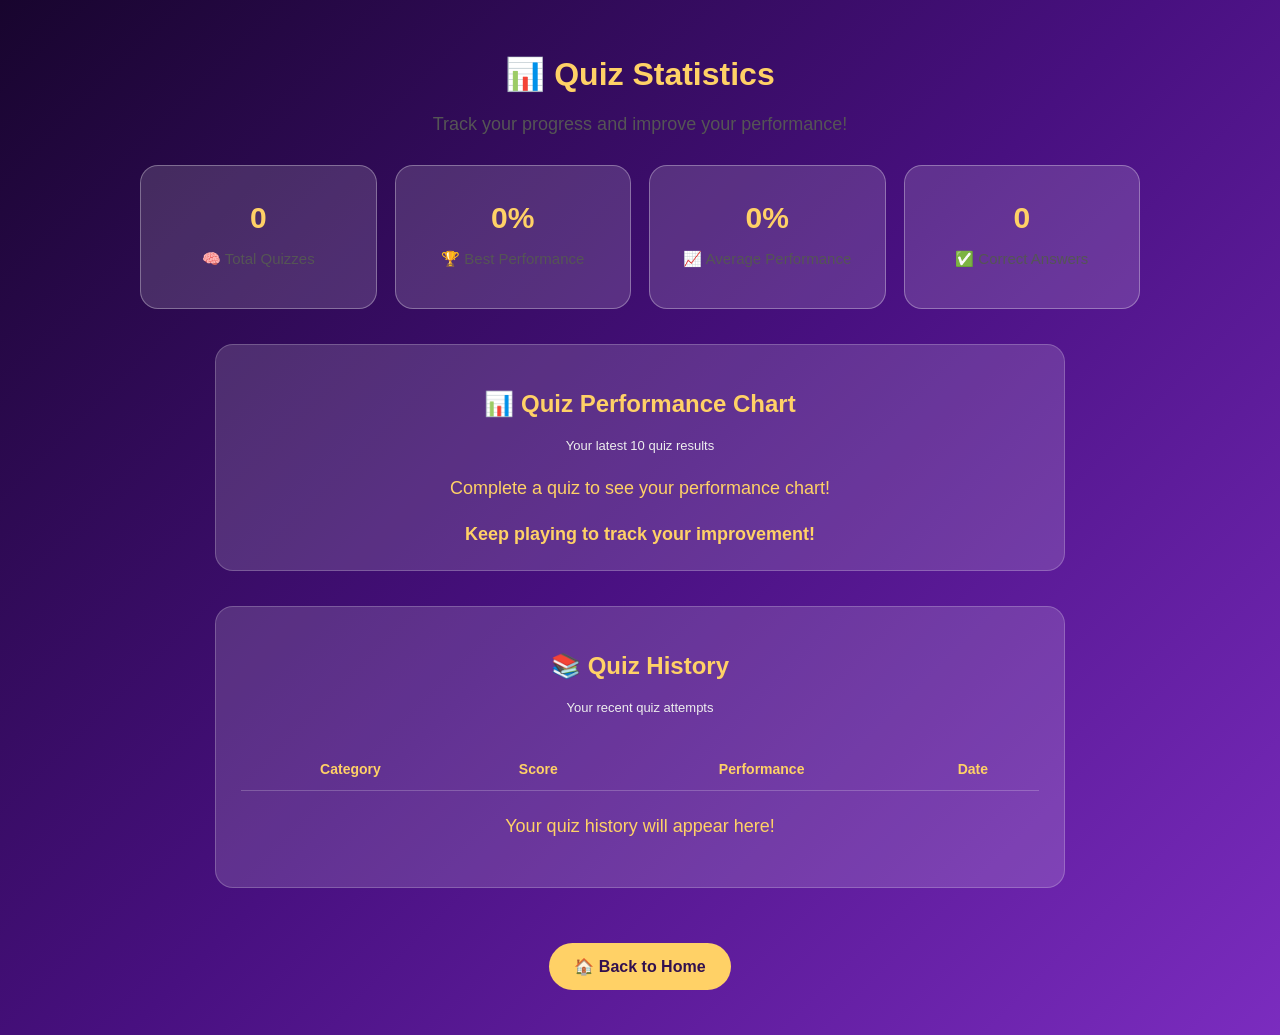
<file: QuizStatistics.html>
<!DOCTYPE html>
<html lang="en">
<head>
<meta charset="UTF-8">
<meta name="viewport" content="width=device-width, initial-scale=1.0">

<title>QuizMaster - Quiz Statistics</title>
<link rel="stylesheet" href="style.css">

<style>
* {
    box-sizing: border-box;
}

body {
    margin: 0;
    padding: 25px 15px;
    font-family: Arial, sans-serif;
    text-align: center;
    background: linear-gradient(135deg, #18052e, #481080, #7b2cbf);
    color: white;
}

h1 {
    color: #ffd166;
    margin-top: 30px;
}

.subtitle {
    margin-bottom: 30px;
}

.stats-container {
    max-width: 1000px;
    margin: 30px auto;
    display: grid;
    grid-template-columns: repeat(auto-fit, minmax(190px, 1fr));
    gap: 18px;
}

.stat-card {
    background: #ffffff25;
    border: 1px solid #ffffff50;
    padding: 25px 15px;
    border-radius: 18px;
}

.stat-card h2 {
    font-size: 30px;
    color: #ffd166;
    margin: 10px;
}

.stat-card p {
    font-size: 15px;
}

.chart-container,
.history-container {
    max-width: 850px;
    margin: 35px auto;
    padding: 25px;
    background: #ffffff25;
    border: 1px solid #ffffff35;
    border-radius: 18px;
}

.chart-container h2,
.history-container h2 {
    color: #ffd166;
}

.chart-note {
    color: #eee;
    font-size: 13px;
}

.bar {
    display: flex;
    align-items: center;
    margin: 20px 0;
    gap: 12px;
}

.bar-label {
    width: 100px;
    text-align: right;
    font-size: 13px;
}

.bar-track {
    flex: 1;
    height: 24px;
    background: #ffffff30;
    border-radius: 20px;
    overflow: hidden;
}

.bar-fill {
    height: 100%;
    width: 0;
    background: #ffd166;
    border-radius: 20px;
    transition: width 0.8s;
}

.bar-value {
    width: 55px;
    text-align: left;
    font-size: 13px;
}

.improvement {
    color: #ffd166;
    font-size: 18px;
    font-weight: bold;
    margin-top: 20px;
}

.history-table {
    width: 100%;
    border-collapse: collapse;
    margin-top: 20px;
}

.history-table th,
.history-table td {
    padding: 13px 8px;
    border-bottom: 1px solid #ffffff35;
    font-size: 14px;
}

.history-table th {
    color: #ffd166;
}

.history-table tr:hover {
    background: #ffffff15;
}

.empty-message {
    margin: 25px;
    color: #ffd166;
}

.table-wrapper {
    overflow-x: auto;
}

button {
    background: #ffd166;
    color: #32104f;
    border: none;
    padding: 14px 25px;
    border-radius: 25px;
    font-size: 16px;
    cursor: pointer;
    margin: 20px;
    font-weight: bold;
}

@media(max-width: 600px) {
    body {
        padding: 15px 10px;
    }

    h1 {
        font-size: 25px;
    }

    .chart-container,
    .history-container {
        padding: 15px 10px;
    }

    .bar-label {
        width: 65px;
        font-size: 11px;
    }

    .bar-value {
        width: 45px;
        font-size: 11px;
    }

    .history-table th,
    .history-table td {
        padding: 10px 6px;
        font-size: 12px;
    }

    button {
        width: 90%;
        max-width: 300px;
    }
}
</style>
</head>

<body data-theme="purple">

<h1>📊 Quiz Statistics</h1>

<p class="subtitle">
    Track your progress and improve your performance!
</p>

<div class="stats-container">

    <div class="stat-card">
        <h2 id="totalQuizzes">0</h2>
        <p>🧠 Total Quizzes</p>
    </div>

    <div class="stat-card">
        <h2 id="highestScore">0%</h2>
        <p>🏆 Best Performance</p>
    </div>

    <div class="stat-card">
        <h2 id="averageScore">0%</h2>
        <p>📈 Average Performance</p>
    </div>

    <div class="stat-card">
        <h2 id="totalCorrect">0</h2>
        <p>✅ Correct Answers</p>
    </div>

</div>

<!-- PERFORMANCE CHART -->

<div class="chart-container">

    <h2>📊 Quiz Performance Chart</h2>

    <p class="chart-note">
        Your latest 10 quiz results
    </p>

    <div id="chart"></div>

    <p class="empty-message" id="emptyMessage">
        Complete a quiz to see your performance chart!
    </p>

    <div class="improvement" id="improvement">
        Keep playing to track your improvement!
    </div>

</div>

<!-- QUIZ HISTORY -->

<div class="history-container">

    <h2>📚 Quiz History</h2>

    <p class="chart-note">
        Your recent quiz attempts
    </p>

    <div class="table-wrapper">

        <table class="history-table">

            <thead>
                <tr>
                    <th>Category</th>
                    <th>Score</th>
                    <th>Performance</th>
                    <th>Date</th>
                </tr>
            </thead>

            <tbody id="historyBody"></tbody>

        </table>

    </div>

    <p class="empty-message" id="historyEmpty">
        Your quiz history will appear here!
    </p>

</div>

<button onclick="location.href='index.html'">
    🏠 Back to Home
</button>

<script>

// GET QUIZ HISTORY

const quizHistory = JSON.parse(
    localStorage.getItem("quizHistory") || "[]"
);

// SORT QUIZZES BY TIME

quizHistory.sort((a, b) => a.timestamp - b.timestamp);

// CALCULATE STATISTICS

const totalQuizzes = quizHistory.length;

const totalCorrect = quizHistory.reduce(
    (sum, quiz) => sum + (Number(quiz.score) || 0),
    0
);

const totalQuestions = quizHistory.reduce(
    (sum, quiz) => sum + (Number(quiz.total) || 0),
    0
);

const highestScore = quizHistory.length
    ? Math.max(...quizHistory.map(quiz => Number(quiz.percentage) || 0))
    : 0;

const averageScore = totalQuestions
    ? Math.round((totalCorrect / totalQuestions) * 100)
    : 0;

// DISPLAY STATISTICS

document.getElementById("totalQuizzes").textContent =
    totalQuizzes;

document.getElementById("highestScore").textContent =
    highestScore + "%";

document.getElementById("averageScore").textContent =
    averageScore + "%";

document.getElementById("totalCorrect").textContent =
    totalCorrect;


// PERFORMANCE CHART

const chart = document.getElementById("chart");
const emptyMessage = document.getElementById("emptyMessage");

if (totalQuizzes > 0) {

    emptyMessage.style.display = "none";

    const recentQuizzes = quizHistory.slice(-10);

    recentQuizzes.forEach((quiz, index) => {

        const percentage = Math.max(
            0,
            Math.min(100, Number(quiz.percentage) || 0)
        );

        const row = document.createElement("div");

        row.className = "bar";

        row.innerHTML = `
            <div class="bar-label">
                ${quiz.category || "Quiz"}
            </div>

            <div class="bar-track">
                <div class="bar-fill"
                     style="width: ${percentage}%">
                </div>
            </div>

            <div class="bar-value">
                ${percentage}%
            </div>
        `;

        chart.appendChild(row);

    });

}


// PERFORMANCE IMPROVEMENT

const improvementElement =
    document.getElementById("improvement");

if (totalQuizzes >= 2) {

    const previousQuiz = quizHistory[totalQuizzes - 2];
    const latestQuiz = quizHistory[totalQuizzes - 1];

    const difference =
        Number(latestQuiz.percentage) -
        Number(previousQuiz.percentage);

    if (difference > 0) {

        improvementElement.textContent =
            "🎉 Your performance improved by " +
            difference + "% compared with your previous quiz!";

    } else if (difference < 0) {

        improvementElement.textContent =
            "💪 Your score changed by " +
            difference + "% compared with your previous quiz. Keep practising!";

    } else {

        improvementElement.textContent =
            "⭐ Your performance stayed the same as your previous quiz!";

    }

} else if (totalQuizzes === 1) {

    improvementElement.textContent =
        "Complete another quiz to compare your performance!";

}


// QUIZ HISTORY TABLE

const historyBody =
    document.getElementById("historyBody");

const historyEmpty =
    document.getElementById("historyEmpty");

if (totalQuizzes > 0) {

    historyEmpty.style.display = "none";

    const recentHistory = [...quizHistory]
        .reverse()
        .slice(0, 20);

    recentHistory.forEach(quiz => {

        const row = document.createElement("tr");

        const category = document.createElement("td");
        category.textContent = quiz.category || "Quiz";

        const score = document.createElement("td");
        score.textContent =
            `${quiz.score}/${quiz.total}`;

        const performance = document.createElement("td");
        performance.textContent =
            `${quiz.percentage}%`;

        const date = document.createElement("td");
        date.textContent = quiz.date || "Unknown";

        row.appendChild(category);
        row.appendChild(score);
        row.appendChild(performance);
        row.appendChild(date);

        historyBody.appendChild(row);

    });

}


// APPLY SAVED THEME

const savedTheme =
    localStorage.getItem("selectedTheme") || "purple";

document.body.setAttribute("data-theme", savedTheme);

</script>

</body>
</html>
</file>
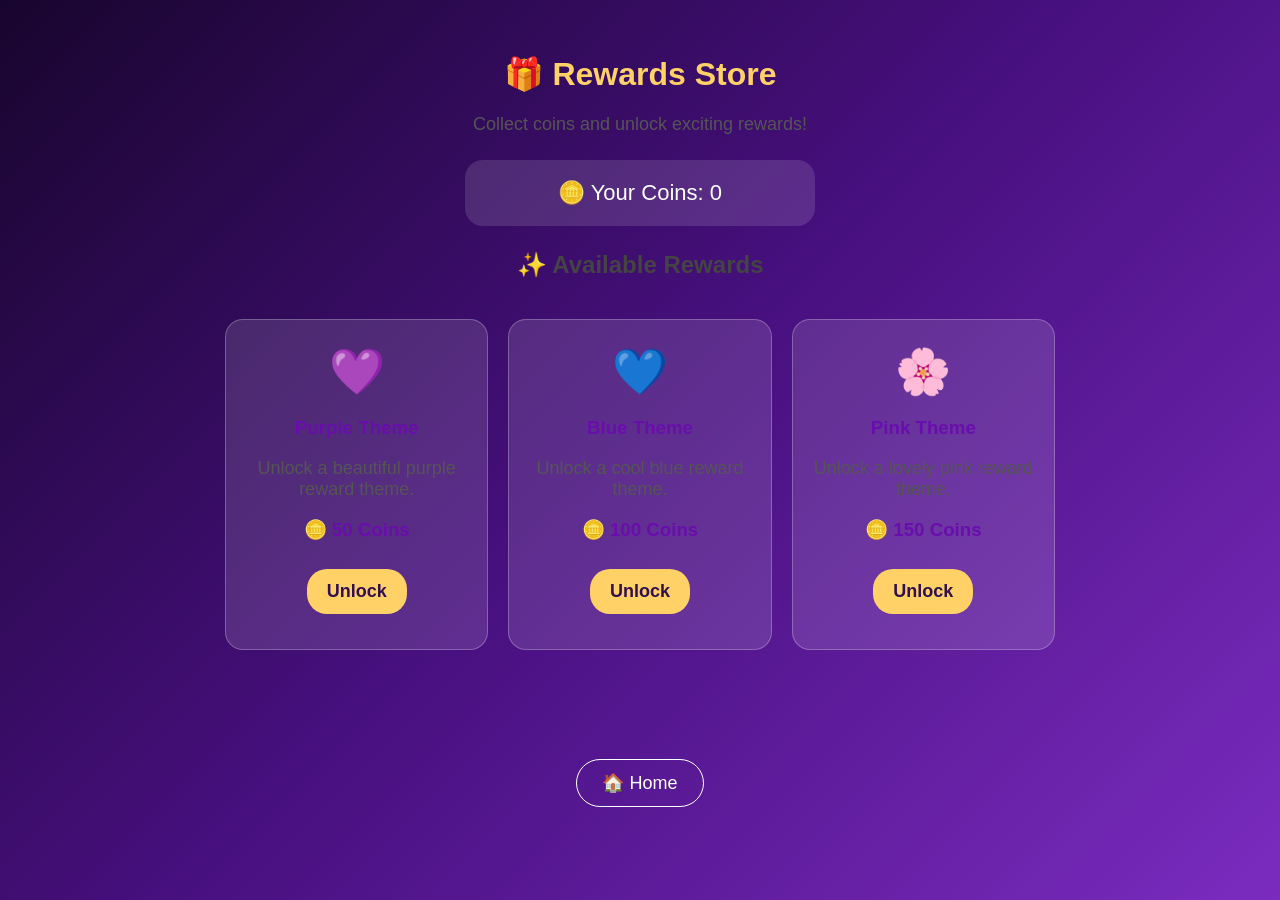
<file: Rewards.html>
<!DOCTYPE html>
<html lang="en">
<head>
<meta charset="UTF-8">
<meta name="viewport" content="width=device-width, initial-scale=1.0">

<title>QuizMaster - Rewards Store</title>
<link rel="stylesheet" href="style.css">

<style>
* {
    box-sizing: border-box;
}

body {
    margin: 0;
    padding: 25px 15px;
    font-family: Arial, sans-serif;
    text-align: center;
    color: white;
    background: linear-gradient(135deg, #18052e, #481080, #7b2cbf);
}

h1 {
    color: #ffd166;
    margin-top: 30px;
}

.coins {
    background: #ffffff20;
    padding: 20px;
    border-radius: 18px;
    max-width: 350px;
    margin: 25px auto;
    font-size: 22px;
}

.reward-grid {
    width: 100%;
    max-width: 850px;
    margin: 30px auto;
    display: grid;
    grid-template-columns: repeat(auto-fit, minmax(min(220px, 100%), 1fr));
    gap: 20px;
    padding: 10px;
}

.reward-card {
    background: #ffffff20;
    border: 1px solid #ffffff40;
    border-radius: 18px;
    padding: 25px 15px;
    min-width: 0;
    overflow-wrap: break-word;
}

.reward-icon {
    font-size: 45px;
}

.reward-card button {
    background: #ffd166;
    color: #32104f;
    border: none;
    padding: 12px 20px;
    border-radius: 20px;
    font-weight: bold;
    cursor: pointer;
}

.reward-card button:disabled {
    opacity: 0.7;
    cursor: not-allowed;
}

.home {
    background: transparent;
    color: white;
    border: 1px solid white;
    padding: 12px 25px;
    border-radius: 25px;
    cursor: pointer;
    margin: 25px;
}

#message {
    min-height: 25px;
}
</style>
</head>

<body data-theme="purple">

<h1>🎁 Rewards Store</h1>

<p>Collect coins and unlock exciting rewards!</p>

<div class="coins">
    🪙 Your Coins: <span id="coinBalance">0</span>
</div>

<h2>✨ Available Rewards</h2>

<div class="reward-grid">

    <div class="reward-card">
        <div class="reward-icon">💜</div>
        <h3>Purple Theme</h3>
        <p>Unlock a beautiful purple reward theme.</p>
        <h3>🪙 50 Coins</h3>
        <button onclick="buyReward('purple', 50)">
            Unlock
        </button>
    </div>

    <div class="reward-card">
        <div class="reward-icon">💙</div>
        <h3>Blue Theme</h3>
        <p>Unlock a cool blue reward theme.</p>
        <h3>🪙 100 Coins</h3>
        <button onclick="buyReward('blue', 100)">
            Unlock
        </button>
    </div>

    <div class="reward-card">
        <div class="reward-icon">🌸</div>
        <h3>Pink Theme</h3>
        <p>Unlock a lovely pink reward theme.</p>
        <h3>🪙 150 Coins</h3>
        <button onclick="buyReward('pink', 150)">
            Unlock
        </button>
    </div>

</div>

<h3 id="message"></h3>

<button class="home" onclick="location.href='index.html'">
    🏠 Home
</button>

<script>
let coins = Number(localStorage.getItem("dailyBonus")) || 0;
let spent = Number(localStorage.getItem("spentCoins")) || 0;
let balance = coins - spent;

let unlocked =
    JSON.parse(localStorage.getItem("unlockedRewards")) || [];

document.getElementById("coinBalance").textContent = balance;

function updateButtons() {
    document.querySelectorAll(".reward-card button").forEach(button => {
        let name = button.getAttribute("onclick").match(/'([^']+)'/)[1];

        if (unlocked.includes(name)) {
            button.textContent = "✅ Unlocked";
            button.disabled = true;
        }
    });
}

function buyReward(name, price) {
    if (unlocked.includes(name)) {
        return;
    }

    if (balance < price) {
        document.getElementById("message").textContent =
            "❌ Not enough coins! Complete more Daily Challenges.";
        return;
    }

    balance -= price;
    spent += price;

    unlocked.push(name);

    localStorage.setItem("spentCoins", spent);
    localStorage.setItem("unlockedRewards", JSON.stringify(unlocked));

    document.getElementById("coinBalance").textContent = balance;

    document.getElementById("message").textContent =
        "🎉 Congratulations! Reward unlocked!";

    updateButtons();
}

updateButtons();
</script>

<script>
const savedTheme = localStorage.getItem("selectedTheme") || "purple";
document.body.setAttribute("data-theme", savedTheme);
</script>

</body>
</html>
</file>
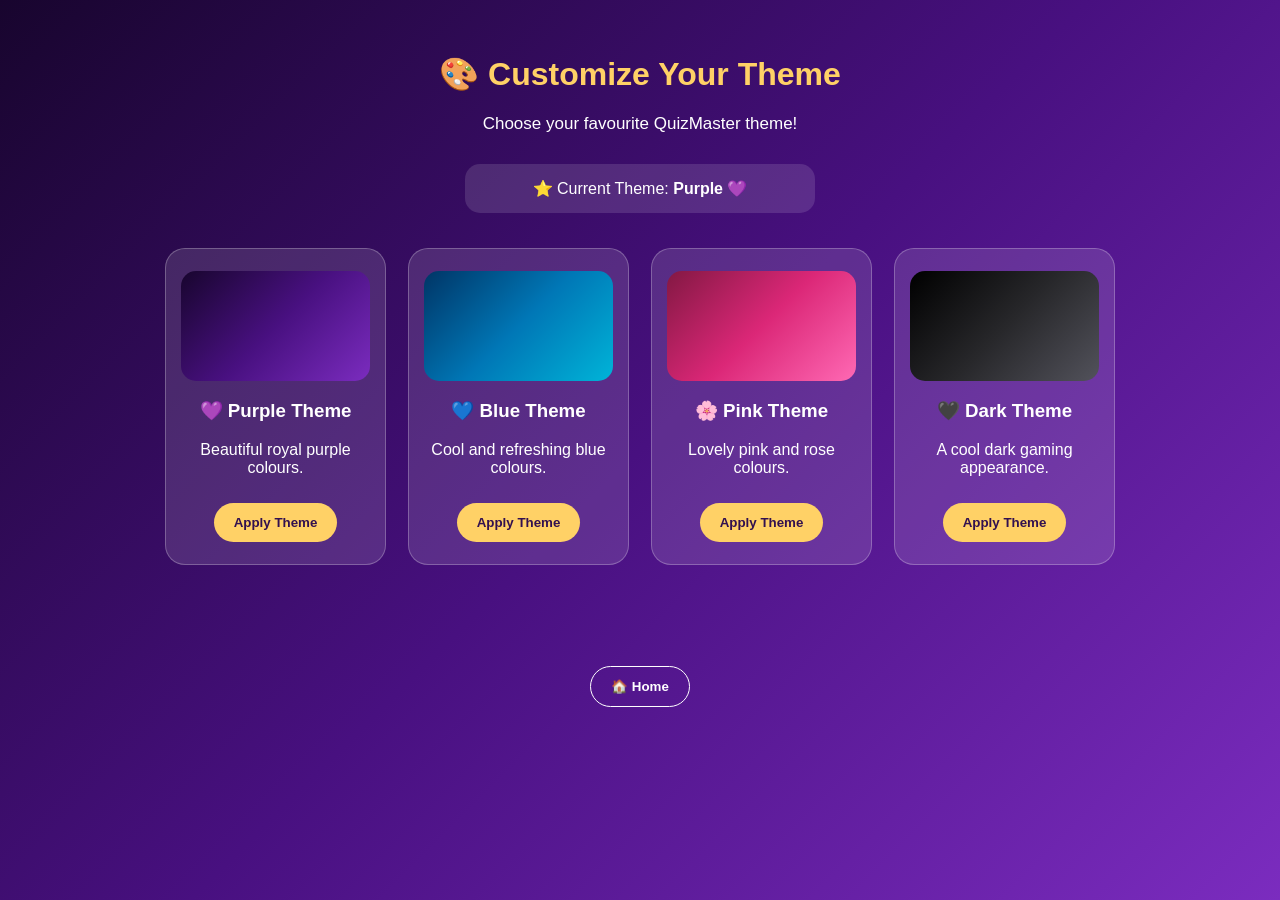
<file: Themes.html>
<!DOCTYPE html>
<html lang="en">
<head>
<meta charset="UTF-8">
<meta name="viewport" content="width=device-width, initial-scale=1.0">

<title>QuizMaster - Customize Themes</title>

<style>
* {
    box-sizing: border-box;
}

body {
    margin: 0;
    padding: 25px 15px;
    font-family: Arial, sans-serif;
    text-align: center;
    color: white;
    background: linear-gradient(135deg, #18052e, #481080, #7b2cbf);
    min-height: 100vh;
}

h1 {
    color: #ffd166;
    margin-top: 30px;
}

.subtitle {
    font-size: 17px;
    margin-bottom: 30px;
}

.selected-box {
    background: #ffffff20;
    padding: 15px;
    border-radius: 15px;
    max-width: 350px;
    margin: 20px auto;
}

.container {
    width: 100%;
    max-width: 950px;
    margin: 35px auto;
    display: grid;
    grid-template-columns: repeat(auto-fit, minmax(min(210px, 100%), 1fr));
    gap: 22px;
}

.theme-card {
    padding: 22px 15px;
    border-radius: 20px;
    background: #ffffff20;
    border: 1px solid #ffffff40;
    transition: transform 0.2s;
}

.theme-card:hover {
    transform: translateY(-5px);
}

.preview {
    height: 110px;
    border-radius: 15px;
    margin-bottom: 15px;
}

.purple-preview {
    background: linear-gradient(135deg, #18052e, #481080, #7b2cbf);
}

.blue-preview {
    background: linear-gradient(135deg, #003566, #0077b6, #00b4d8);
}

.pink-preview {
    background: linear-gradient(135deg, #831843, #db2777, #ff69b4);
}

.dark-preview {
    background: linear-gradient(135deg, #000000, #27272a, #52525b);
}

button {
    padding: 12px 20px;
    border: none;
    border-radius: 25px;
    background: #ffd166;
    color: #32104f;
    font-weight: bold;
    cursor: pointer;
    margin-top: 10px;
}

button:disabled {
    opacity: 0.6;
    cursor: not-allowed;
}

.home {
    margin: 25px;
    background: transparent;
    color: white;
    border: 1px solid white;
}

#message {
    min-height: 25px;
    font-weight: bold;
}

@media(max-width: 480px) {
    h1 {
        font-size: 25px;
    }

    .container {
        grid-template-columns: 1fr;
    }
}
</style>
</head>

<body>

<h1>🎨 Customize Your Theme</h1>

<p class="subtitle">Choose your favourite QuizMaster theme!</p>

<div class="selected-box">
    ⭐ Current Theme:
    <strong id="currentTheme">Purple</strong>
</div>

<div class="container">

    <div class="theme-card">
        <div class="preview purple-preview"></div>
        <h3>💜 Purple Theme</h3>
        <p>Beautiful royal purple colours.</p>
        <button onclick="selectTheme('purple')">Apply Theme</button>
    </div>

    <div class="theme-card">
        <div class="preview blue-preview"></div>
        <h3>💙 Blue Theme</h3>
        <p>Cool and refreshing blue colours.</p>
        <button onclick="selectTheme('blue')">Apply Theme</button>
    </div>

    <div class="theme-card">
        <div class="preview pink-preview"></div>
        <h3>🌸 Pink Theme</h3>
        <p>Lovely pink and rose colours.</p>
        <button onclick="selectTheme('pink')">Apply Theme</button>
    </div>

    <div class="theme-card">
        <div class="preview dark-preview"></div>
        <h3>🖤 Dark Theme</h3>
        <p>A cool dark gaming appearance.</p>
        <button onclick="selectTheme('dark')">Apply Theme</button>
    </div>

</div>

<p id="message"></p>

<button class="home" onclick="location.href='index.html'">
    🏠 Home
</button>

<script>
let unlocked =
    JSON.parse(localStorage.getItem("unlockedRewards")) || [];

const themeNames = {
    purple: "Purple 💜",
    blue: "Blue 💙",
    pink: "Pink 🌸",
    dark: "Dark 🖤"
};

function selectTheme(theme) {

    if (theme !== "purple" && !unlocked.includes(theme)) {
        document.getElementById("message").textContent =
            "🔒 Unlock this theme from the Rewards Store first!";
        return;
    }

    localStorage.setItem("selectedTheme", theme);

    document.getElementById("currentTheme").textContent =
        themeNames[theme];

    document.getElementById("message").textContent =
        "🎉 " + themeNames[theme] + " theme selected successfully!";

}

const savedTheme =
    localStorage.getItem("selectedTheme") || "purple";

document.getElementById("currentTheme").textContent =
    themeNames[savedTheme] || "Purple 💜";

</script>

</body>
</html>
</file>
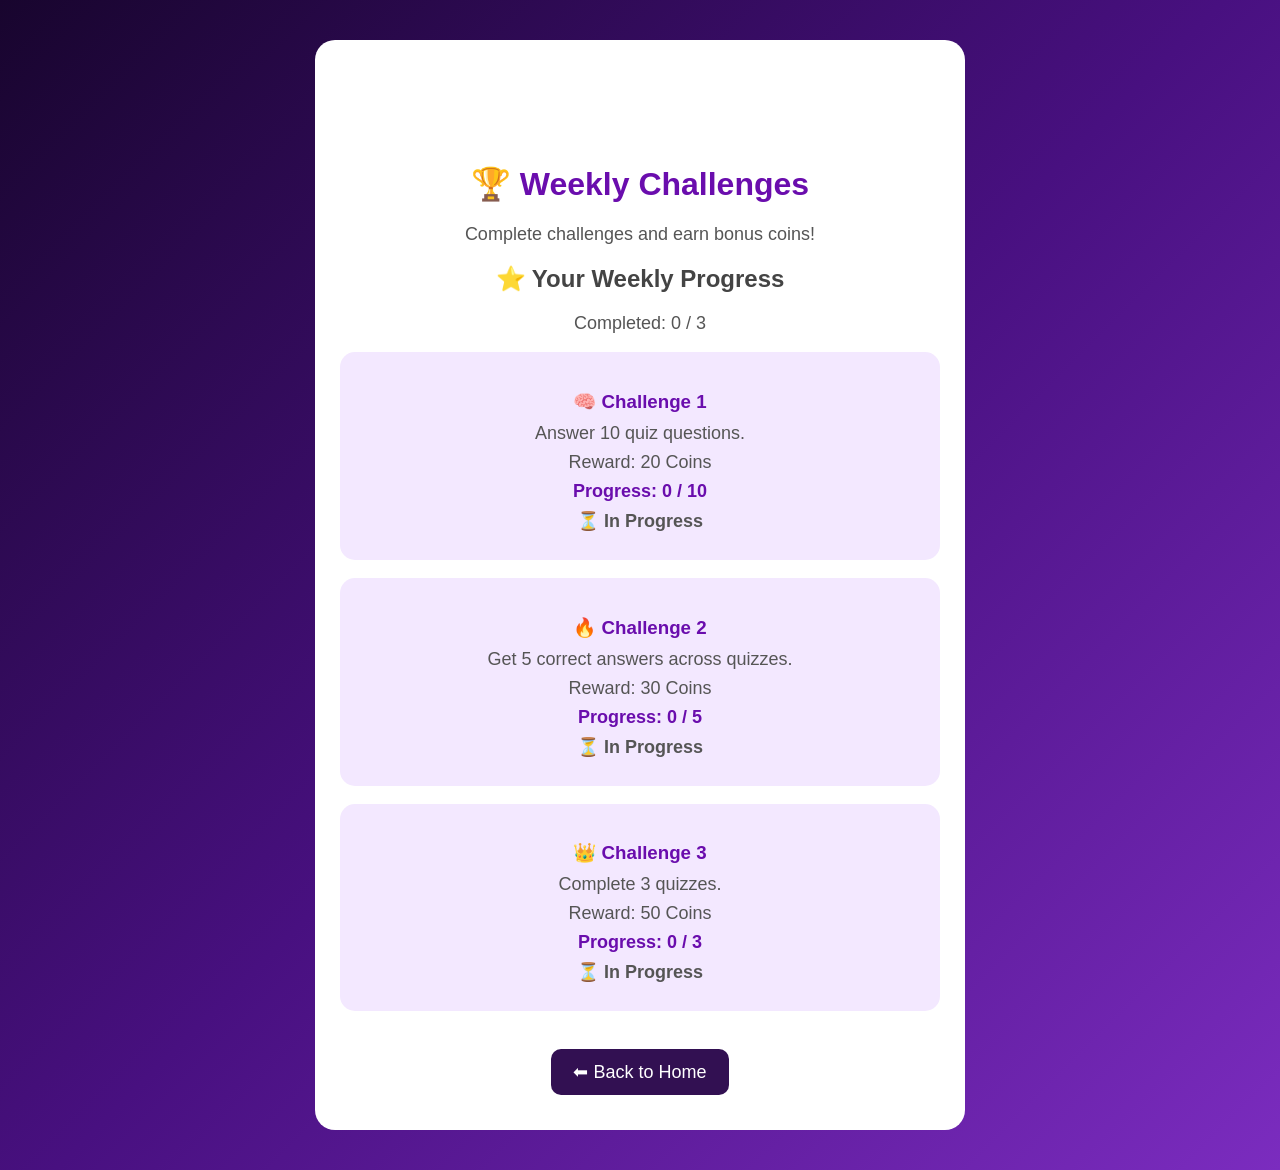
<file: WeeklyChallenge.html>
<!DOCTYPE html>
<html lang="en">
<head>
    <meta charset="UTF-8">
    <meta name="viewport" content="width=device-width, initial-scale=1.0">

    <title>QuizMaster - Weekly Challenges</title>

    <link rel="stylesheet" href="style.css">

    <style>
        .weekly-container {
            max-width: 650px;
            margin: 40px auto;
            padding: 25px;
            background: white;
            color: #321052;
            border-radius: 20px;
            text-align: center;
        }

        .challenge-card {
            background: #f3e8ff;
            padding: 20px;
            margin: 18px 0;
            border-radius: 15px;
        }

        .challenge-card h3 {
            margin-bottom: 10px;
        }

        .challenge-card p {
            margin: 8px 0;
        }

        .progress-text {
            font-weight: bold;
            color: #6a0dad;
        }

        .status {
            font-weight: bold;
        }

        .back-btn {
            margin-top: 20px;
            padding: 12px 22px;
            border: none;
            border-radius: 10px;
            background: #321052;
            color: white;
            cursor: pointer;
        }

        #challengeMessage {
            margin-top: 15px;
            font-weight: bold;
        }
    </style>
</head>

<body data-theme="purple">

    <div class="weekly-container">

        <h1>🏆 Weekly Challenges</h1>

        <p>Complete challenges and earn bonus coins!</p>

        <h2>⭐ Your Weekly Progress</h2>

        <p id="completedCount">Completed: 0 / 3</p>

        <div class="challenge-card">
            <h3>🧠 Challenge 1</h3>
            <p>Answer 10 quiz questions.</p>
            <p>Reward: 20 Coins</p>
            <p class="progress-text" id="questionsProgress">
                Progress: 0 / 10
            </p>
            <p class="status" id="questionsStatus">
                ⏳ In Progress
            </p>
        </div>

        <div class="challenge-card">
            <h3>🔥 Challenge 2</h3>
            <p>Get 5 correct answers across quizzes.</p>
            <p>Reward: 30 Coins</p>
            <p class="progress-text" id="correctProgress">
                Progress: 0 / 5
            </p>
            <p class="status" id="correctStatus">
                ⏳ In Progress
            </p>
        </div>

        <div class="challenge-card">
            <h3>👑 Challenge 3</h3>
            <p>Complete 3 quizzes.</p>
            <p>Reward: 50 Coins</p>
            <p class="progress-text" id="quizzesProgress">
                Progress: 0 / 3
            </p>
            <p class="status" id="quizzesStatus">
                ⏳ In Progress
            </p>
        </div>

        <p id="challengeMessage"></p>

        <button class="back-btn"
            onclick="location.href='index.html'">
            ⬅ Back to Home
        </button>

    </div>

    <script>

        // APPLY SAVED THEME

        const savedTheme =
            localStorage.getItem("selectedTheme") || "purple";

        document.body.setAttribute("data-theme", savedTheme);


        // WEEKLY CHALLENGE PROGRESS

        let weeklyProgress =
            JSON.parse(localStorage.getItem("weeklyProgress")) || {
                questions: 0,
                correct: 0,
                quizzes: 0,
                completed: []
            };


        // UPDATE PROGRESS DISPLAY

        function updateProgress() {

            document.getElementById("questionsProgress").innerText =
                "Progress: " + Math.min(weeklyProgress.questions, 10) + " / 10";

            document.getElementById("correctProgress").innerText =
                "Progress: " + Math.min(weeklyProgress.correct, 5) + " / 5";

            document.getElementById("quizzesProgress").innerText =
                "Progress: " + Math.min(weeklyProgress.quizzes, 3) + " / 3";


            // CHALLENGE STATUS

            document.getElementById("questionsStatus").innerText =
                weeklyProgress.completed.includes(1)
                    ? "✅ Completed"
                    : "⏳ In Progress";

            document.getElementById("correctStatus").innerText =
                weeklyProgress.completed.includes(2)
                    ? "✅ Completed"
                    : "⏳ In Progress";

            document.getElementById("quizzesStatus").innerText =
                weeklyProgress.completed.includes(3)
                    ? "✅ Completed"
                    : "⏳ In Progress";


            document.getElementById("completedCount").innerText =
                "Completed: " + weeklyProgress.completed.length + " / 3";

        }


        updateProgress();

    </script>

</body>
</html>
</file>
<file: style.css>
body {
    margin: 0;
    padding: 0;
    font-family: Arial, sans-serif;
    background: #f5f0ff;
    text-align: center;
}

h1 {
    color: #6a0dad;
    margin-top: 100px;
}

h2 {
    color: #444;
}

h3 {
    color: #6a0dad;
}

p {
    color: #555;
    font-size: 18px;
}

button {
    background: #7b2cbf;
    color: white;
    border: none;
    padding: 15px 35px;
    border-radius: 10px;
    font-size: 18px;
    cursor: pointer;
    margin: 10px;
    appearance: none;
-webkit-appearance: none;
}

/* Correct answer */
.correct-answer {
    background: green !important;
}

/* Wrong answer */
.wrong-answer {
    background: red !important;
}

/* Progress bar */
.progress-container {
    width: 85%;
    height: 12px;
    background: #ddd;
    border-radius: 20px;
    margin: 20px auto;
    overflow: hidden;
}

#progressBar {
    width: 0%;
    height: 100%;
    background: #7b2cbf;
    border-radius: 20px;
    transition: width 0.4s;
}

#questionNumber {
    color: #6a0dad;
}
button:disabled {
    opacity: 1 !important;
    color: white !important;
    cursor: not-allowed;
}

button.correct-answer,
button.correct-answer:disabled {
    background: green !important;
    color: white !important;
}

button.wrong-answer,
button.wrong-answer:disabled {
    background: red !important;
    color: white !important;
}
/* BLUE THEME */
body[data-theme="blue"] {
    background: linear-gradient(135deg, #003566, #0077b6, #00b4d8);
    color: white;
}

/* PINK THEME */
body[data-theme="pink"] {
    background: linear-gradient(135deg, #831843, #db2777, #ff69b4);
    color: white;
}

/* PURPLE THEME */
body[data-theme="purple"] {
    background: linear-gradient(135deg, #18052e, #481080, #7b2cbf);
    color: white;
}
/* DARK THEME */
body[data-theme="dark"] {
    background: linear-gradient(135deg, #000000, #27272a, #52525b);
    color: white;
}

/* NOTIFICATION BADGE */

.notification-button {
    position: relative;
}

.notification-badge {
    display: inline-flex;
    align-items: center;
    justify-content: center;
    min-width: 20px;
    height: 20px;
    padding: 0 5px;
    margin-left: 5px;
    border-radius: 50px;
    background: #ff4757;
    color: white;
    font-size: 12px;
    font-weight: bold;
}

.notification-badge:empty {
    display: none;
}

/* =================================
   QUIZMASTER RESPONSIVE DESIGN
================================= */

/* GENERAL IMPROVEMENTS */

* {
    box-sizing: border-box;
}

html {
    width: 100%;
    overflow-x: hidden;
}

body {
    width: 100%;
    min-height: 100vh;
    overflow-x: hidden;
}

button {
    max-width: 100%;
    touch-action: manipulation;
}

/* TABLETS */

@media (max-width: 768px) {

    h1 {
        margin-top: 50px;
        font-size: 30px;
    }

    h2 {
        font-size: 23px;
    }

    h3 {
        font-size: 19px;
    }

    p {
        font-size: 16px;
    }

    button {
        padding: 13px 22px;
        font-size: 16px;
    }

    .progress-container {
        width: 90%;
    }

}

/* MOBILE PHONES */

@media (max-width: 480px) {

    body {
        padding: 10px;
    }

    h1 {
        margin-top: 30px;
        font-size: 25px;
    }

    h2 {
        font-size: 20px;
    }

    h3 {
        font-size: 17px;
    }

    p {
        font-size: 15px;
        line-height: 1.5;
    }

    button {
        width: 90%;
        max-width: 350px;
        padding: 13px 15px;
        margin: 7px auto;
        font-size: 15px;
        border-radius: 10px;
    }

    .progress-container {
        width: 95%;
        height: 10px;
    }

    .notification-badge {
        width: auto;
        min-width: 20px;
    }

}

/* SMALL MOBILE PHONES */

@media (max-width: 350px) {

    h1 {
        font-size: 22px;
    }

    button {
        font-size: 14px;
        padding: 12px 10px;
    }

}
</file>
